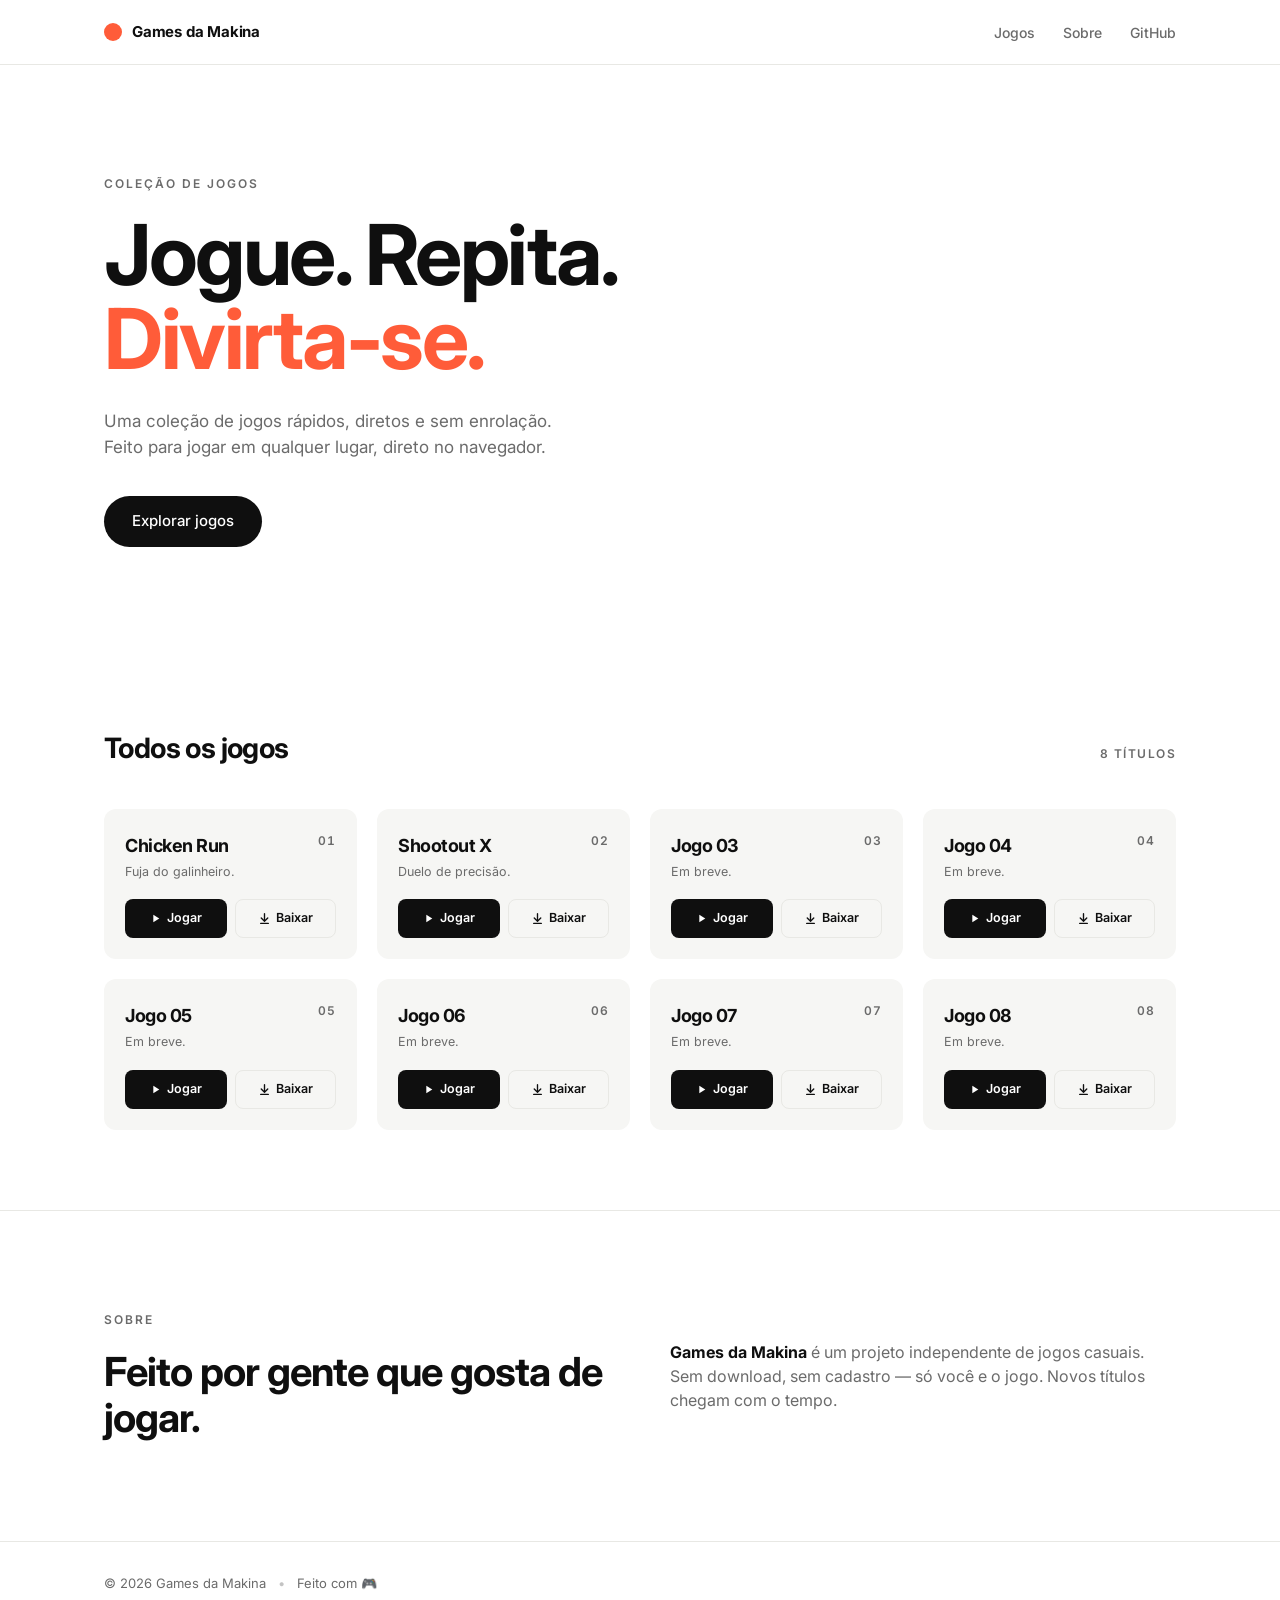
<file: INDEX.html>
<!DOCTYPE html>
<html lang="pt-BR">
<head>
  <meta charset="UTF-8" />
  <meta name="viewport" content="width=device-width, initial-scale=1.0" />
  <title>Games da Makina</title>
  <link rel="preconnect" href="https://fonts.googleapis.com" />
  <link rel="preconnect" href="https://fonts.gstatic.com" crossorigin />
  <link href="https://fonts.googleapis.com/css2?family=Inter:wght@400;500;600;700&display=swap" rel="stylesheet" />
  <link rel="stylesheet" href="style.css" />
</head>
<body>
  <header class="header">
    <div class="container header-inner">
      <a href="#" class="logo">
        <span class="logo-mark"></span>
        <span class="logo-text">Games da Makina</span>
      </a>
      <nav class="nav">
        <a href="#games">Jogos</a>
        <a href="#about">Sobre</a>
        <a href="https://github.com/" target="_blank" rel="noopener">GitHub</a>
      </nav>
    </div>
  </header>

  <main>
    <section class="hero">
      <div class="container">
        <p class="eyebrow">Coleção de jogos</p>
        <h1 class="hero-title">
          Jogue. Repita. <br />
          <span class="accent">Divirta-se.</span>
        </h1>
        <p class="hero-sub">
          Uma coleção de jogos rápidos, diretos e sem enrolação.
          Feito para jogar em qualquer lugar, direto no navegador.
        </p>
        <a href="#games" class="btn">Explorar jogos</a>
      </div>
    </section>

    <section id="games" class="games">
      <div class="container">
        <div class="section-head">
          <h2>Todos os jogos</h2>
          <span class="count" id="gameCount">8 títulos</span>
        </div>
        <div class="grid" id="gameGrid"></div>
      </div>
    </section>

    <section id="about" class="about">
      <div class="container about-inner">
        <div>
          <p class="eyebrow">Sobre</p>
          <h2>Feito por gente que gosta de jogar.</h2>
        </div>
        <p class="about-text">
          <strong>Games da Makina</strong> é um projeto independente de jogos
          casuais. Sem download, sem cadastro — só você e o jogo.
          Novos títulos chegam com o tempo.
        </p>
      </div>
    </section>
  </main>

  <footer class="footer">
    <div class="container footer-inner">
      <span>© <span id="year"></span> Games da Makina</span>
      <span class="dot">•</span>
      <span>Feito com 🎮</span>
    </div>
  </footer>

  <script src="script.js"></script>
</body>
</html>
</file>
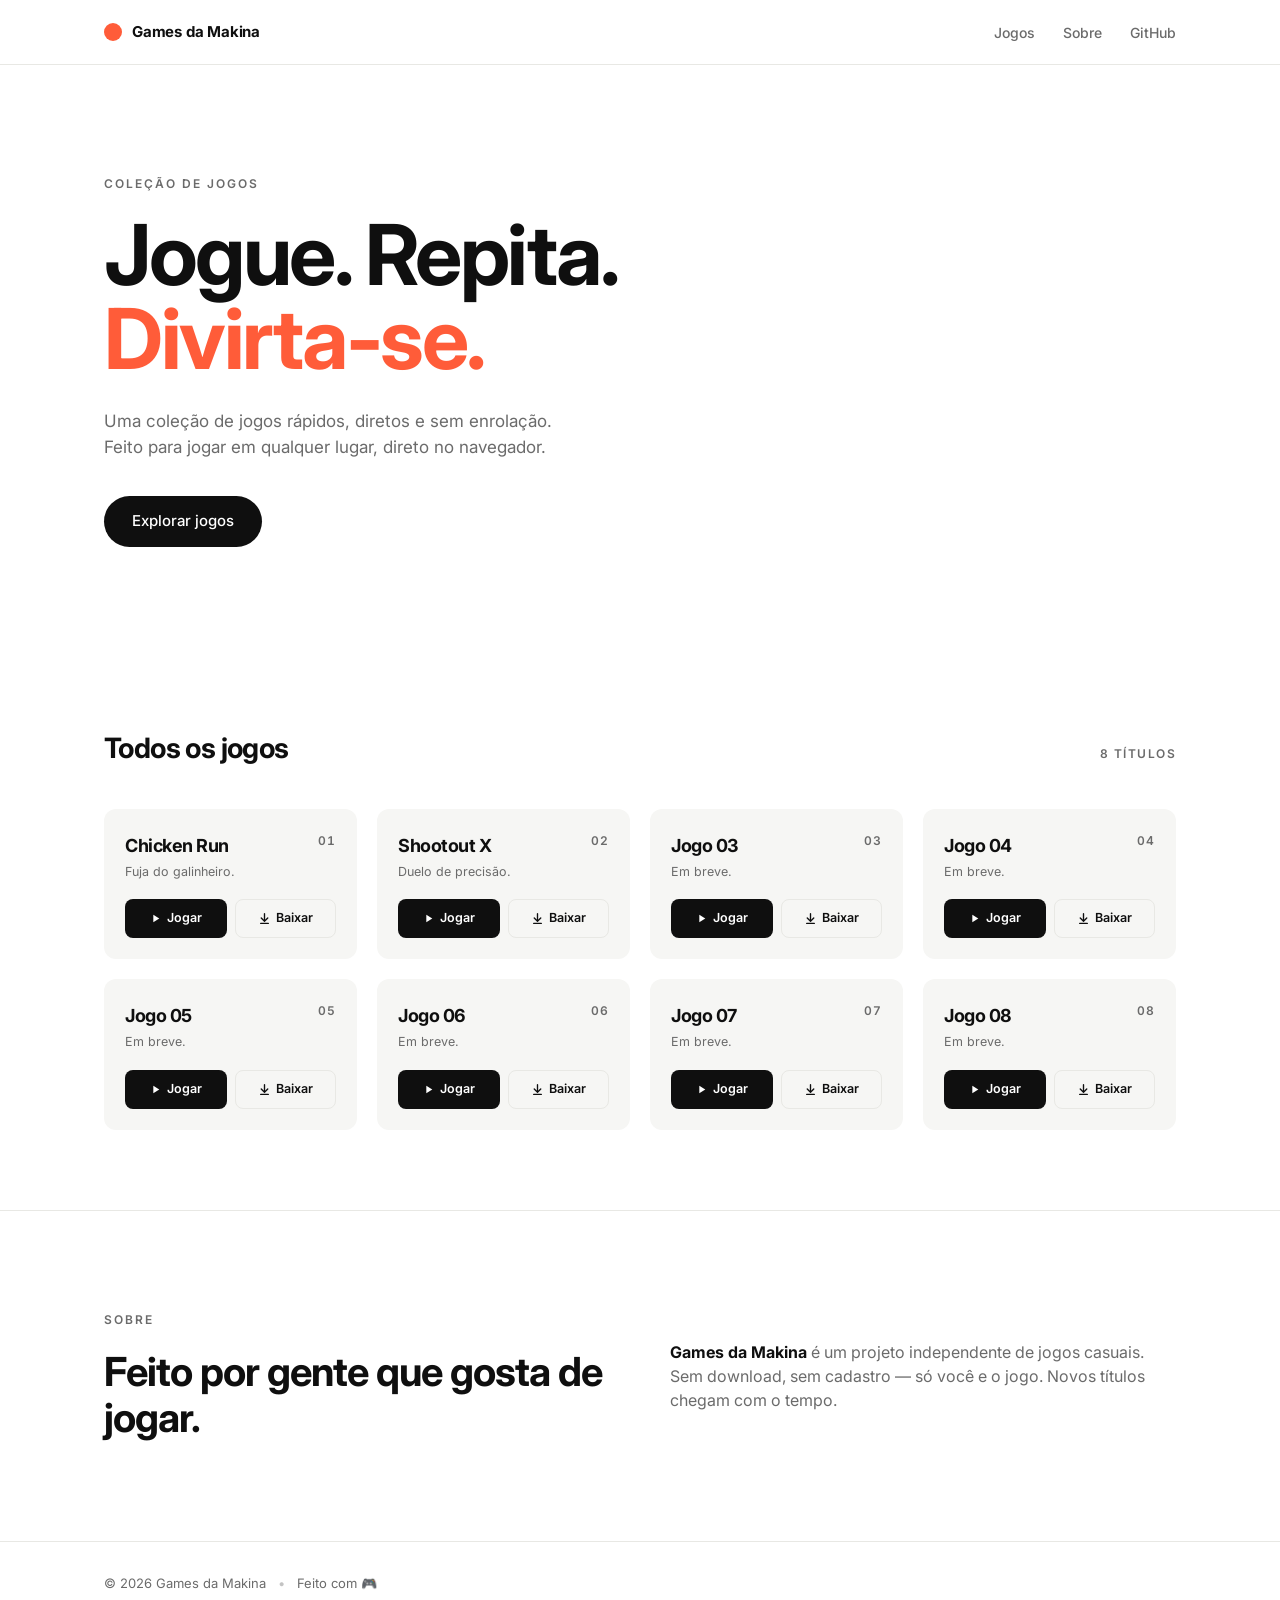
<file: index.html>
<!DOCTYPE html>
<html lang="pt-BR">
<head>
  <meta charset="UTF-8" />
  <meta name="viewport" content="width=device-width, initial-scale=1.0" />
  <title>Games da Makina</title>
  <link rel="preconnect" href="https://fonts.googleapis.com" />
  <link rel="preconnect" href="https://fonts.gstatic.com" crossorigin />
  <link href="https://fonts.googleapis.com/css2?family=Inter:wght@400;500;600;700&display=swap" rel="stylesheet" />
  <link rel="stylesheet" href="style.css" />
</head>
<body>
  <header class="header">
    <div class="container header-inner">
      <a href="#" class="logo">
        <span class="logo-mark"></span>
        <span class="logo-text">Games da Makina</span>
      </a>
      <nav class="nav">
        <a href="#games">Jogos</a>
        <a href="#about">Sobre</a>
        <a href="https://github.com/" target="_blank" rel="noopener">GitHub</a>
      </nav>
    </div>
  </header>

  <main>
    <section class="hero">
      <div class="container">
        <p class="eyebrow">Coleção de jogos</p>
        <h1 class="hero-title">
          Jogue. Repita. <br />
          <span class="accent">Divirta-se.</span>
        </h1>
        <p class="hero-sub">
          Uma coleção de jogos rápidos, diretos e sem enrolação.
          Feito para jogar em qualquer lugar, direto no navegador.
        </p>
        <a href="#games" class="btn">Explorar jogos</a>
      </div>
    </section>

    <section id="games" class="games">
      <div class="container">
        <div class="section-head">
          <h2>Todos os jogos</h2>
          <span class="count" id="gameCount">8 títulos</span>
        </div>
        <div class="grid" id="gameGrid"></div>
      </div>
    </section>

    <section id="about" class="about">
      <div class="container about-inner">
        <div>
          <p class="eyebrow">Sobre</p>
          <h2>Feito por gente que gosta de jogar.</h2>
        </div>
        <p class="about-text">
          <strong>Games da Makina</strong> é um projeto independente de jogos
          casuais. Sem download, sem cadastro — só você e o jogo.
          Novos títulos chegam com o tempo.
        </p>
      </div>
    </section>
  </main>

  <footer class="footer">
    <div class="container footer-inner">
      <span>© <span id="year"></span> Games da Makina</span>
      <span class="dot">•</span>
      <span>Feito com 🎮</span>
    </div>
  </footer>

  <script src="script.js"></script>
</body>
</html>
</file>
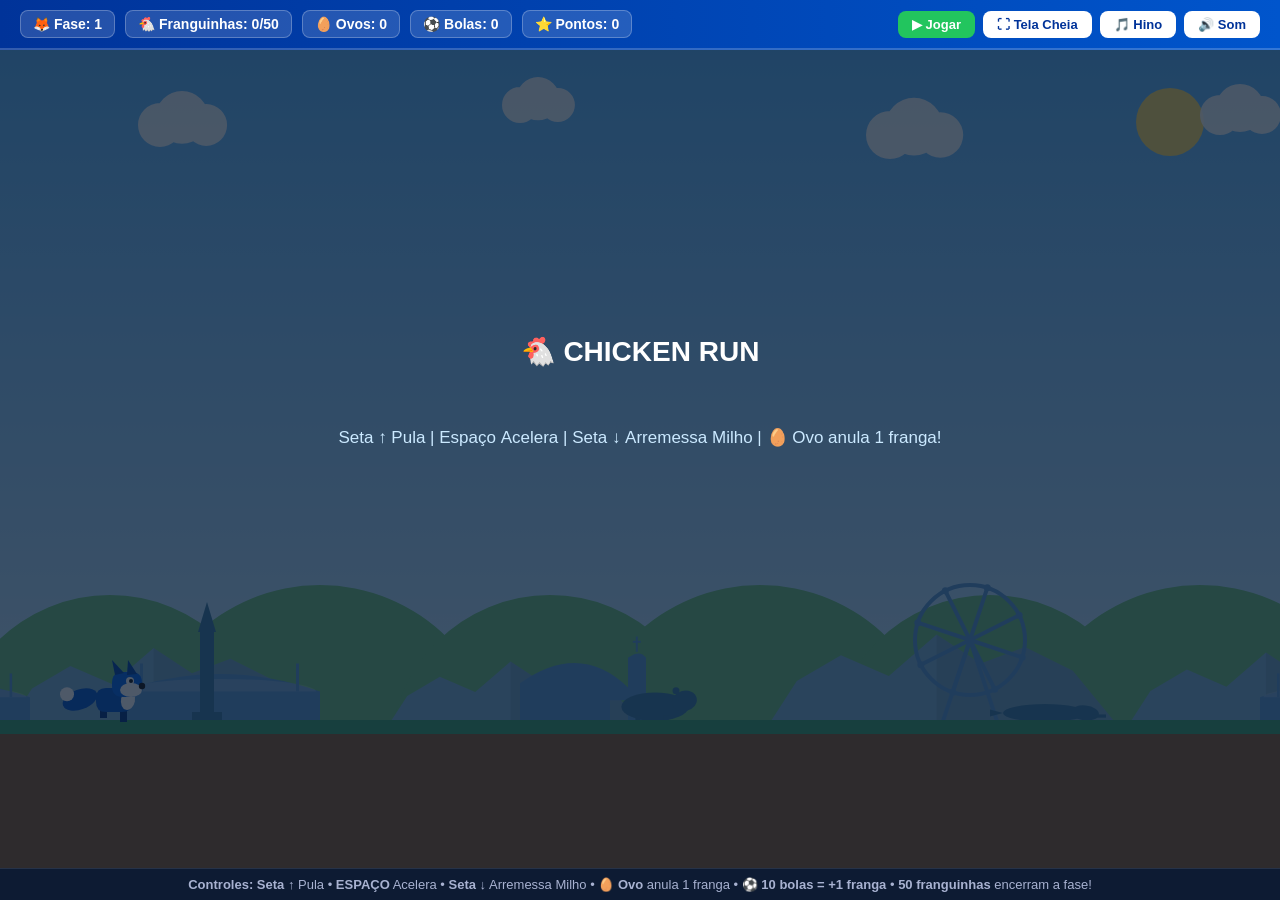
<file: games/ChickenRun.html>
<!DOCTYPE html>
<html lang="pt-BR">
<head>
  <meta charset="UTF-8" />
  <meta name="viewport" content="width=device-width, initial-scale=1.0" />
  <title>CHICKEN RUN</title>
  <style>
    * { box-sizing: border-box; margin: 0; padding: 0; user-select: none; }
    html, body {
      width: 100%;
      height: 100%;
      overflow: hidden;
      background: #0a192f;
      color: #fff;
      font-family: 'Segoe UI', Tahoma, Geneva, Verdana, sans-serif;
    }
    .game-wrapper {
      display: flex;
      flex-direction: column;
      width: 100vw;
      height: 100vh;
      background: #112240;
    }
    .hud {
      display: flex;
      flex-wrap: wrap;
      align-items: center;
      justify-content: space-between;
      gap: 8px;
      padding: 10px 20px;
      background: linear-gradient(90deg, #003399, #0055cc);
      border-bottom: 2px solid rgba(255, 255, 255, 0.2);
      font-weight: 700;
      font-size: 14px;
      flex-shrink: 0;
    }
    .hud-stats {
      display: flex;
      gap: 10px;
      flex-wrap: wrap;
    }
    .stat-badge {
      background: rgba(255, 255, 255, 0.14);
      padding: 5px 12px;
      border-radius: 8px;
      border: 1px solid rgba(255, 255, 255, 0.25);
    }
    .hud-controls {
      display: flex;
      gap: 8px;
      flex-wrap: wrap;
    }
    button {
      background: #ffffff;
      color: #003399;
      border: none;
      padding: 6px 14px;
      border-radius: 8px;
      font-weight: 800;
      font-size: 13px;
      cursor: pointer;
      transition: transform 0.1s, background 0.2s;
      display: inline-flex;
      align-items: center;
      gap: 4px;
    }
    button:hover { background: #e6f0ff; transform: translateY(-1px); }
    button:active { transform: translateY(1px); }
    #startBtn { background: #22c55e; color: #ffffff; }
    #startBtn:hover { background: #16a34a; }
    .canvas-container {
      flex: 1;
      position: relative;
      width: 100%;
      overflow: hidden;
    }
    canvas {
      display: block;
      width: 100%;
      height: 100%;
      background: #87ceeb;
      cursor: pointer;
    }
    .footer-tip {
      padding: 8px 16px;
      text-align: center;
      font-size: 13px;
      color: #a8b2d1;
      background: #0d1b33;
      border-top: 1px solid rgba(255, 255, 255, 0.1);
      flex-shrink: 0;
    }
  </style>
</head>
<body>

<div class="game-wrapper">
  <div class="hud">
    <div class="hud-stats">
      <div class="stat-badge">🦊 Fase: <span id="phaseEl">1</span></div>
      <div class="stat-badge">🐔 Franguinhas: <span id="chickensEl">0</span>/50</div>
      <div class="stat-badge">🥚 Ovos: <span id="eggsEl">0</span></div>
      <div class="stat-badge">⚽ Bolas: <span id="ballsEl">0</span></div>
      <div class="stat-badge">⭐ Pontos: <span id="scoreEl">0</span></div>
    </div>
    <div class="hud-controls">
      <button id="startBtn">▶ Jogar</button>
      <button id="fullscreenBtn" title="Alternar Tela Cheia">⛶ Tela Cheia</button>
      <button id="testAnthemBtn" title="Ouvir o Hino do Cruzeiro">🎵 Hino</button>
      <button id="muteBtn">🔊 Som</button>
    </div>
  </div>

  <div class="canvas-container" id="canvasContainer">
    <canvas id="gameCanvas"></canvas>
  </div>

  <div class="footer-tip">
    <strong>Controles:</strong> <strong>Seta ↑</strong> Pula &bull; <strong>ESPAÇO</strong> Acelera &bull; <strong>Seta ↓</strong> Arremessa Milho &bull; <strong>🥚 Ovo</strong> anula 1 franga &bull; <strong>⚽ 10 bolas = +1 franga</strong> &bull; <strong>50 franguinhas</strong> encerram a fase!
  </div>
</div>

<script>
const canvas = document.getElementById('gameCanvas');
const canvasContainer = document.getElementById('canvasContainer');
const ctx = canvas.getContext('2d');

const phaseEl = document.getElementById('phaseEl');
const chickensEl = document.getElementById('chickensEl');
const eggsEl = document.getElementById('eggsEl');
const ballsEl = document.getElementById('ballsEl');
const scoreEl = document.getElementById('scoreEl');
const muteBtn = document.getElementById('muteBtn');
const testAnthemBtn = document.getElementById('testAnthemBtn');
const fullscreenBtn = document.getElementById('fullscreenBtn');
const startBtn = document.getElementById('startBtn');

let GROUND_Y = 300;
const fox = {
  x: 90,
  y: 250,
  w: 54,
  h: 50,
  vy: 0,
  gravity: 0.72,
  jumpForce: -14.2,
  grounded: true,
  happyTimer: 0,
  throwTimer: 0,
  sadTimer: 0
};

function resizeCanvas() {
  const rect = canvasContainer.getBoundingClientRect();
  canvas.width = Math.max(300, Math.floor(rect.width));
  canvas.height = Math.max(200, Math.floor(rect.height));

  const oldGround = GROUND_Y;
  GROUND_Y = Math.floor(canvas.height * 0.82);

  if (fox.grounded) {
    fox.y = GROUND_Y - fox.h;
  } else {
    fox.y += (GROUND_Y - oldGround);
  }
}

window.addEventListener('resize', resizeCanvas);
resizeCanvas();

fullscreenBtn.addEventListener('click', (e) => {
  e.stopPropagation();
  if (!document.fullscreenElement) {
    document.documentElement.requestFullscreen().catch(() => {});
  } else {
    document.exitFullscreen().catch(() => {});
  }
});

document.addEventListener('fullscreenchange', () => {
  fullscreenBtn.textContent = document.fullscreenElement ? '🗗 Sair Tela Cheia' : '⛶ Tela Cheia';
  setTimeout(resizeCanvas, 50);
});

function drawRoundRect(x, y, w, h, r) {
  ctx.beginPath();
  ctx.moveTo(x + r, y);
  ctx.lineTo(x + w - r, y);
  ctx.quadraticCurveTo(x + w, y, x + w, y + r);
  ctx.lineTo(x + w, y + h - r);
  ctx.quadraticCurveTo(x + w, y + h, x + w - r, y + h);
  ctx.lineTo(x + r, y + h);
  ctx.quadraticCurveTo(x, y + h, x, y + h - r);
  ctx.lineTo(x, y + r);
  ctx.quadraticCurveTo(x, y, x + r, y);
  ctx.closePath();
}

function drawStar(cx, cy, spikes, outerRadius, innerRadius) {
  let rot = Math.PI / 2 * 3;
  let x = cx;
  let y = cy;
  const step = Math.PI / spikes;

  ctx.beginPath();
  ctx.moveTo(cx, cy - outerRadius);
  for (let i = 0; i < spikes; i++) {
    x = cx + Math.cos(rot) * outerRadius;
    y = cy + Math.sin(rot) * outerRadius;
    ctx.lineTo(x, y);
    rot += step;

    x = cx + Math.cos(rot) * innerRadius;
    y = cy + Math.sin(rot) * innerRadius;
    ctx.lineTo(x, y);
    rot += step;
  }
  ctx.lineTo(cx, cy - outerRadius);
  ctx.closePath();
}

let isMuted = false;
let audioCtx = null;

function getAudioCtx() {
  if (!audioCtx) {
    const AC = window.AudioContext || window.webkitAudioContext;
    if (AC) audioCtx = new AC();
  }
  if (audioCtx && audioCtx.state === 'suspended') {
    audioCtx.resume().catch(() => {});
  }
  return audioCtx;
}

function playSfx(type) {
  if (isMuted) return;
  try {
    const ac = getAudioCtx();
    if (!ac) return;
    const now = ac.currentTime;
    const osc = ac.createOscillator();
    const gain = ac.createGain();
    osc.connect(gain);
    gain.connect(ac.destination);

    if (type === 'jump') {
      osc.type = 'triangle';
      osc.frequency.setValueAtTime(280, now);
      osc.frequency.exponentialRampToValueAtTime(620, now + 0.14);
      gain.gain.setValueAtTime(0.18, now);
      gain.gain.exponentialRampToValueAtTime(0.01, now + 0.15);
      osc.start(now); osc.stop(now + 0.15);
    } else if (type === 'throw') {
      osc.type = 'sine';
      osc.frequency.setValueAtTime(420, now);
      osc.frequency.exponentialRampToValueAtTime(750, now + 0.1);
      gain.gain.setValueAtTime(0.16, now);
      gain.gain.exponentialRampToValueAtTime(0.01, now + 0.11);
      osc.start(now); osc.stop(now + 0.11);
    } else if (type === 'destroy') {
      osc.type = 'square';
      osc.frequency.setValueAtTime(190, now);
      osc.frequency.exponentialRampToValueAtTime(65, now + 0.18);
      gain.gain.setValueAtTime(0.2, now);
      gain.gain.exponentialRampToValueAtTime(0.01, now + 0.19);
      osc.start(now); osc.stop(now + 0.19);
    } else if (type === 'catch' || type === 'ball') {
      osc.type = 'sine';
      osc.frequency.setValueAtTime(type === 'catch' ? 520 : 640, now);
      osc.frequency.setValueAtTime(type === 'catch' ? 780 : 880, now + 0.07);
      gain.gain.setValueAtTime(0.22, now);
      gain.gain.exponentialRampToValueAtTime(0.01, now + 0.22);
      osc.start(now); osc.stop(now + 0.22);
    } else if (type === 'egg') {
      osc.type = 'sawtooth';
      osc.frequency.setValueAtTime(360, now);
      osc.frequency.exponentialRampToValueAtTime(170, now + 0.2);
      gain.gain.setValueAtTime(0.18, now);
      gain.gain.exponentialRampToValueAtTime(0.01, now + 0.21);
      osc.start(now); osc.stop(now + 0.21);
    } else if (type === 'star') {
      osc.type = 'triangle';
      osc.frequency.setValueAtTime(587.33, now);
      osc.frequency.setValueAtTime(783.99, now + 0.08);
      osc.frequency.setValueAtTime(1046.50, now + 0.16);
      gain.gain.setValueAtTime(0.24, now);
      gain.gain.exponentialRampToValueAtTime(0.01, now + 0.36);
      osc.start(now); osc.stop(now + 0.36);
    } else if (type === 'gameover') {
      osc.type = 'sawtooth';
      osc.frequency.setValueAtTime(300, now);
      osc.frequency.linearRampToValueAtTime(110, now + 0.45);
      gain.gain.setValueAtTime(0.2, now);
      gain.gain.exponentialRampToValueAtTime(0.01, now + 0.46);
      osc.start(now); osc.stop(now + 0.46);
    } else if (type === 'bonus') {
      osc.type = 'triangle';
      osc.frequency.setValueAtTime(523.25, now);
      osc.frequency.setValueAtTime(659.25, now + 0.1);
      osc.frequency.setValueAtTime(783.99, now + 0.2);
      osc.frequency.setValueAtTime(1046.50, now + 0.3);
      gain.gain.setValueAtTime(0.25, now);
      gain.gain.exponentialRampToValueAtTime(0.01, now + 0.45);
      osc.start(now); osc.stop(now + 0.45);
    }
  } catch (err) {}
}

function playCruzeiroAnthem() {
  if (isMuted) return;
  try {
    const ac = getAudioCtx();
    if (!ac) return;
    const notes = [
      { f: 392.00, d: 0.22 }, { f: 523.25, d: 0.32 }, { f: 523.25, d: 0.22 },
      { f: 587.33, d: 0.24 }, { f: 659.25, d: 0.36 }, { f: 587.33, d: 0.22 },
      { f: 523.25, d: 0.34 }, { f: 493.88, d: 0.22 }, { f: 440.00, d: 0.24 },
      { f: 493.88, d: 0.24 }, { f: 523.25, d: 0.45 }, { f: 392.00, d: 0.35 },
      { f: 0,      d: 0.14 },
      { f: 392.00, d: 0.22 }, { f: 587.33, d: 0.32 }, { f: 587.33, d: 0.22 },
      { f: 659.25, d: 0.24 }, { f: 698.46, d: 0.36 }, { f: 659.25, d: 0.22 },
      { f: 587.33, d: 0.34 }, { f: 523.25, d: 0.22 }, { f: 493.88, d: 0.24 },
      { f: 523.25, d: 0.55 }
    ];

    let time = ac.currentTime + 0.05;
    notes.forEach(n => {
      if (n.f > 0) {
        const osc = ac.createOscillator();
        const osc2 = ac.createOscillator();
        const gain = ac.createGain();
        osc.type = 'triangle';
        osc2.type = 'sine';
        osc.frequency.setValueAtTime(n.f, time);
        osc2.frequency.setValueAtTime(n.f * 0.5, time);
        gain.gain.setValueAtTime(0.001, time);
        gain.gain.linearRampToValueAtTime(0.22, time + 0.02);
        gain.gain.exponentialRampToValueAtTime(0.001, time + n.d * 0.92);
        osc.connect(gain);
        osc2.connect(gain);
        gain.connect(ac.destination);
        osc.start(time); osc2.start(time);
        osc.stop(time + n.d); osc2.stop(time + n.d);
      }
      time += n.d;
    });
  } catch (err) {}
}

muteBtn.addEventListener('click', (e) => {
  e.stopPropagation();
  isMuted = !isMuted;
  muteBtn.textContent = isMuted ? '🔇 Mudo' : '🔊 Som';
});

testAnthemBtn.addEventListener('click', (e) => {
  e.stopPropagation();
  playCruzeiroAnthem();
});

startBtn.addEventListener('click', (e) => {
  e.stopPropagation();
  resetGame();
});

// ===== SEQUÊNCIA DE ÍCONES / NOMES =====
const STAR_SEQUENCE = [
  { name: 'KLEBER GLADIADOR',    icon: 'skull',      big: false, bouncingBall: false, throwsCorn: false },
  { name: 'WELLINGTON PAULISTA', icon: 'gunInv',     big: false, bouncingBall: false, throwsCorn: false },
  { name: 'MARCELO RAMOS',       icon: 'fire',       big: false, bouncingBall: false, throwsCorn: false },
  { name: 'RONALDO FENOMENO',    icon: 'star',       big: true,  bouncingBall: false, throwsCorn: false },
  { name: 'FABIO JUNIOR',        icon: 'diamond',    big: false, bouncingBall: false, throwsCorn: false },
  { name: 'PAULINHO MCLAREN',    icon: 'raceCar',    big: false, bouncingBall: false, throwsCorn: true  },
  { name: 'KAIO JORGE',          icon: 'bigK',       big: true,  bouncingBall: false, throwsCorn: false },
  { name: 'DIRCEU LOPES',        icon: 'crown',      big: true,  bouncingBall: false, throwsCorn: false },
  { name: 'ALEX',                icon: 'threeStars', big: false, bouncingBall: false, throwsCorn: false },
  { name: 'TOSTÃO',              icon: 'trophy',     big: false, bouncingBall: false, throwsCorn: false }
];

const PHASE_GOAL = 50;
const BALLS_PER_CHICKEN = 10;

let state = 'START';
let score = 0;
let chickensCaught = 0;
let eggsCollected = 0;
let ballsCollected = 0;
let ballsTowardNextChicken = 0;
let phase = 1;
let speed = 6.5;
let baseSpeed = 6.5;
let frameCount = 0;
let lastCornTime = 0;
let triggeredMilestones = new Set();

let obstacles = [];
let items = [];
let corns = [];
let decorativeCorns = [];
let decorativeStars = [];
let particles = [];
let floatingTexts = [];
let risingStars = [];
let accumulatedStars = [];

let planeObj = null;
let creditsScrollY = 0;

let clouds = [
  { x: 160, y: 75, s: 1.1 },
  { x: 520, y: 55, s: 0.9 },
  { x: 890, y: 85, s: 1.2 },
  { x: 1220, y: 65, s: 1.0 }
];
let hillOffset = 0;

const BH_SCENERY = {
  far:  { parallax: 0.12, offset: 0, color: '#7fb3d5', items: [] },
  mid:  { parallax: 0.28, offset: 0, color: '#5b9bd5', items: [] },
  near: { parallax: 0.5,  offset: 0, color: '#3a7ca5', items: [] }
};

const SCENERY_WORLD_W = 1400;

function buildScenery() {
  BH_SCENERY.far.items = [
    { type: 'serra', x: 0,   scale: 1.0 },
    { type: 'serra', x: 380, scale: 0.85 },
    { type: 'serra', x: 760, scale: 1.15 },
    { type: 'serra', x: 1120, scale: 0.95 }
  ];
  BH_SCENERY.mid.items = [
    { type: 'mineirao',  x: 120,  scale: 1.0 },
    { type: 'igrejinha', x: 520,  scale: 1.0 },
    { type: 'rodagigante', x: 900, scale: 1.0 },
    { type: 'mineirao',  x: 1260, scale: 0.85 }
  ];
  BH_SCENERY.near.items = [
    { type: 'pirulito', x: 200,  scale: 1.0 },
    { type: 'capivara', x: 620,  scale: 1.0 },
    { type: 'jacare',   x: 1000, scale: 1.0 },
    { type: 'pirulito', x: 1320, scale: 0.9 }
  ];
}
buildScenery();

function resetGame() {
  score = 0;
  chickensCaught = 0;
  eggsCollected = 0;
  ballsCollected = 0;
  ballsTowardNextChicken = 0;
  phase = 1;
  speed = 6.5;
  baseSpeed = 6.5;
  obstacles = [];
  items = [];
  corns = [];
  decorativeCorns = [];
  decorativeStars = [];
  particles = [];
  floatingTexts = [];
  risingStars = [];
  accumulatedStars = [];
  planeObj = null;
  creditsScrollY = 0;
  triggeredMilestones.clear();
  fox.y = GROUND_Y - fox.h;
  fox.vy = 0;
  fox.grounded = true;
  fox.happyTimer = 0;
  fox.throwTimer = 0;
  fox.sadTimer = 0;
  startBtn.textContent = '↻ Reiniciar';
  updateHud();
  state = 'PLAYING';
}

function updateHud() {
  phaseEl.textContent = phase;
  chickensEl.textContent = chickensCaught;
  eggsEl.textContent = eggsCollected;
  ballsEl.textContent = ballsCollected;
  scoreEl.textContent = Math.floor(score);
}

function getSlotTargetPosition(slotIndex) {
  const rightMargin = 28;
  const startY = 30;
  const rowHeight = 28;
  return {
    x: canvas.width - rightMargin,
    y: startY + slotIndex * rowHeight
  };
}

function spawnRisingStar(milestoneNum, info, originX, originY) {
  const slotIndex = accumulatedStars.length + risingStars.length;
  const isBig = !!info.big;
  risingStars.push({
    startX: originX,
    startY: originY,
    x: originX,
    y: originY,
    slotIndex: slotIndex,
    progress: 0,
    duration: 480,
    wobblePhase: 0,
    outerR: info.icon === 'bigK' ? 38 : (isBig ? 42 : 24),
    milestoneNum: milestoneNum,
    name: info.name,
    label: info.name,
    icon: info.icon,
    isBig: isBig,
    bouncingBall: !!info.bouncingBall,
    throwsCorn: !!info.throwsCorn,
    cornCooldown: 0
  });
  playSfx('star');
}

function checkChickenStarMilestone() {
  if (chickensCaught > 0 && chickensCaught % 5 === 0 && !triggeredMilestones.has(chickensCaught)) {
    triggeredMilestones.add(chickensCaught);
    const seqIndex = ((chickensCaught / 5) - 1) % STAR_SEQUENCE.length;
    const preset = STAR_SEQUENCE[seqIndex];
    spawnRisingStar(chickensCaught, preset, fox.x + fox.w / 2, fox.y - 10);
  }
}

function startPlaneFinale() {
  state = 'PLANE_FINALE';
  playCruzeiroAnthem();
  planeObj = {
    x: -240,
    y: Math.max(85, GROUND_Y * 0.26),
    vx: 1.4,
    cornTimer: 0,
    starTimer: 0
  };
}

function startCredits() {
  state = 'CREDITS';
  creditsScrollY = canvas.height + 40;
}

function jump() {
  if (state === 'START' || state === 'GAMEOVER' || state === 'CREDITS') {
    resetGame();
    return;
  }
  if (state === 'PLAYING' && fox.grounded) {
    fox.vy = fox.jumpForce;
    fox.grounded = false;
    playSfx('jump');
  }
}

function throwCorn() {
  if (state !== 'PLAYING') return;
  const now = performance.now();
  if (now - lastCornTime < 260) return;
  lastCornTime = now;

  fox.throwTimer = 14;
  corns.push({
    x: fox.x + fox.w - 4,
    y: fox.y + 18,
    w: 22,
    h: 14,
    vx: speed + 10.5,
    vy: -2.4,
    angle: 0
  });
  playSfx('throw');
}

window.addEventListener('keydown', (e) => {
  if (e.code === 'ArrowUp' || e.key === 'ArrowUp') {
    e.preventDefault();
    jump();
  } else if (e.code === 'Space' || e.key === ' ') {
    e.preventDefault();
    if (state === 'PLAYING') {
      speed = baseSpeed * 1.6;
    } else {
      resetGame();
    }
  } else if (e.code === 'ArrowDown' || e.key === 'ArrowDown') {
    e.preventDefault();
    if (state === 'PLAYING') {
      throwCorn();
    }
  }
});

window.addEventListener('keyup', (e) => {
  if (e.code === 'Space' || e.key === ' ') {
    speed = baseSpeed;
  }
});

canvas.addEventListener('mousedown', (e) => { e.preventDefault(); jump(); });
canvas.addEventListener('touchstart', (e) => { e.preventDefault(); jump(); }, { passive: false });

function spawnParticles(x, y, colorScheme) {
  for (let i = 0; i < 16; i++) {
    let color = '#ffffff';
    if (colorScheme === 'red') {
      color = '#ef4444';
    } else if (colorScheme === 'wood') {
      color = i % 2 === 0 ? '#b45309' : '#facc15';
    } else if (colorScheme === 'egg') {
      color = i % 2 === 0 ? '#fef3c7' : '#fbbf24';
    } else if (colorScheme === 'ball') {
      color = i % 2 === 0 ? '#ffffff' : '#111111';
    } else {
      color = i % 2 === 0 ? '#ffffff' : '#1a1a1a';
    }
    particles.push({
      x: x, y: y,
      vx: (Math.random() - 0.5) * 8,
      vy: (Math.random() - 0.8) * 6.5,
      size: 4 + Math.random() * 4.5,
      color: color,
      life: 32 + Math.random() * 14
    });
  }
}

function addFloatingText(text, x, y, color) {
  floatingTexts.push({
    text: text,
    x: x,
    y: y,
    vy: -1.4,
    color: color || '#fde047',
    life: 65
  });
}

// ===== LANDMARKS DE BH =====
function drawSerraDoCurral(baseX, baseY, scale, color) {
  ctx.save();
  ctx.fillStyle = color;
  ctx.beginPath();
  const w = 320 * scale;
  const h = 90 * scale;
  ctx.moveTo(baseX, baseY);
  ctx.lineTo(baseX + w * 0.10, baseY - h * 0.55);
  ctx.lineTo(baseX + w * 0.22, baseY - h * 0.80);
  ctx.lineTo(baseX + w * 0.35, baseY - h * 0.60);
  ctx.lineTo(baseX + w * 0.48, baseY - h * 1.00);
  ctx.lineTo(baseX + w * 0.60, baseY - h * 0.72);
  ctx.lineTo(baseX + w * 0.72, baseY - h * 0.88);
  ctx.lineTo(baseX + w * 0.85, baseY - h * 0.65);
  ctx.lineTo(baseX + w, baseY);
  ctx.closePath();
  ctx.fill();

  ctx.fillStyle = 'rgba(0,0,0,0.08)';
  ctx.beginPath();
  ctx.moveTo(baseX + w * 0.48, baseY - h * 1.00);
  ctx.lineTo(baseX + w * 0.60, baseY - h * 0.72);
  ctx.lineTo(baseX + w * 0.72, baseY - h * 0.88);
  ctx.lineTo(baseX + w * 0.85, baseY - h * 0.65);
  ctx.lineTo(baseX + w, baseY);
  ctx.lineTo(baseX + w * 0.48, baseY);
  ctx.closePath();
  ctx.fill();
  ctx.restore();
}

function drawMineirao(baseX, baseY, scale, color) {
  ctx.save();
  ctx.fillStyle = color;
  const w = 200 * scale;
  const h = 70 * scale;
  ctx.beginPath();
  ctx.moveTo(baseX, baseY);
  ctx.lineTo(baseX, baseY - h * 0.55);
  ctx.quadraticCurveTo(baseX + w / 2, baseY - h * 1.05, baseX + w, baseY - h * 0.55);
  ctx.lineTo(baseX + w, baseY);
  ctx.closePath();
  ctx.fill();

  ctx.fillStyle = 'rgba(255,255,255,0.18)';
  ctx.beginPath();
  ctx.ellipse(baseX + w / 2, baseY - h * 0.55, w * 0.48, h * 0.18, 0, Math.PI, 0);
  ctx.fill();

  ctx.fillStyle = color;
  ctx.fillRect(baseX + w * 0.1, baseY - h * 0.95, 3 * scale, h * 0.4);
  ctx.fillRect(baseX + w * 0.88, baseY - h * 0.95, 3 * scale, h * 0.4);
  ctx.restore();
}

function drawIgrejinhaPampulha(baseX, baseY, scale, color) {
  ctx.save();
  ctx.fillStyle = color;
  const w = 120 * scale;
  const h = 85 * scale;

  ctx.beginPath();
  ctx.moveTo(baseX, baseY);
  ctx.lineTo(baseX, baseY - h * 0.55);
  ctx.quadraticCurveTo(baseX + w * 0.5, baseY - h * 1.05, baseX + w * 0.9, baseY - h * 0.5);
  ctx.lineTo(baseX + w * 0.9, baseY - h * 0.35);
  ctx.lineTo(baseX + w * 0.75, baseY - h * 0.35);
  ctx.lineTo(baseX + w * 0.75, baseY);
  ctx.closePath();
  ctx.fill();

  ctx.beginPath();
  ctx.moveTo(baseX + w * 0.9, baseY);
  ctx.lineTo(baseX + w * 0.9, baseY - h * 0.85);
  ctx.quadraticCurveTo(baseX + w * 1.0, baseY - h * 0.95, baseX + w * 1.05, baseY - h * 0.85);
  ctx.lineTo(baseX + w * 1.05, baseY);
  ctx.closePath();
  ctx.fill();

  ctx.fillRect(baseX + w * 0.965, baseY - h * 1.1, 2 * scale, h * 0.18);
  ctx.fillRect(baseX + w * 0.94, baseY - h * 1.05, 8 * scale, 2 * scale);
  ctx.restore();
}

function drawRodaGigante(baseX, baseY, scale, color, t) {
  ctx.save();
  ctx.strokeStyle = color;
  const cx = baseX + 70 * scale;
  const cy = baseY - 90 * scale;
  const r = 55 * scale;

  ctx.lineWidth = 4 * scale;
  ctx.beginPath();
  ctx.moveTo(cx - 30 * scale, baseY);
  ctx.lineTo(cx, cy);
  ctx.lineTo(cx + 30 * scale, baseY);
  ctx.stroke();

  ctx.beginPath();
  ctx.arc(cx, cy, r, 0, Math.PI * 2);
  ctx.stroke();

  for (let i = 0; i < 8; i++) {
    const a = (i / 8) * Math.PI * 2 + t * 0.005;
    ctx.beginPath();
    ctx.moveTo(cx, cy);
    ctx.lineTo(cx + Math.cos(a) * r, cy + Math.sin(a) * r);
    ctx.stroke();
  }

  ctx.fillStyle = color;
  for (let i = 0; i < 8; i++) {
    const a = (i / 8) * Math.PI * 2 + t * 0.005;
    const px = cx + Math.cos(a) * r;
    const py = cy + Math.sin(a) * r;
    ctx.beginPath();
    ctx.arc(px, py, 3.5 * scale, 0, Math.PI * 2);
    ctx.fill();
  }
  ctx.restore();
}

function drawPirulitoPracaSete(baseX, baseY, scale, color) {
  ctx.save();
  ctx.fillStyle = color;
  const w = 14 * scale;
  const h = 120 * scale;
  ctx.fillRect(baseX, baseY - h * 0.75, w, h * 0.75);
  ctx.beginPath();
  ctx.moveTo(baseX - 2 * scale, baseY - h * 0.75);
  ctx.lineTo(baseX + w / 2, baseY - h);
  ctx.lineTo(baseX + w + 2 * scale, baseY - h * 0.75);
  ctx.closePath();
  ctx.fill();
  ctx.fillRect(baseX - 8 * scale, baseY - 10 * scale, w + 16 * scale, 10 * scale);
  ctx.restore();
}

function drawCapivara(baseX, baseY, scale, color) {
  ctx.save();
  ctx.fillStyle = color;
  const w = 70 * scale;
  const h = 34 * scale;
  ctx.beginPath();
  ctx.ellipse(baseX + w * 0.5, baseY - h * 0.45, w * 0.48, h * 0.42, 0, 0, Math.PI * 2);
  ctx.fill();
  ctx.beginPath();
  ctx.ellipse(baseX + w * 0.92, baseY - h * 0.62, w * 0.18, h * 0.30, -0.25, 0, Math.PI * 2);
  ctx.fill();
  ctx.beginPath();
  ctx.arc(baseX + w * 0.80, baseY - h * 0.92, 3.5 * scale, 0, Math.PI * 2);
  ctx.fill();
  ctx.fillRect(baseX + w * 0.22, baseY - h * 0.2, 5 * scale, h * 0.2);
  ctx.fillRect(baseX + w * 0.62, baseY - h * 0.2, 5 * scale, h * 0.2);
  ctx.restore();
}

function drawJacare(baseX, baseY, scale, color) {
  ctx.save();
  ctx.fillStyle = color;
  const w = 100 * scale;
  const h = 18 * scale;
  ctx.beginPath();
  ctx.ellipse(baseX + w * 0.45, baseY - h * 0.5, w * 0.42, h * 0.5, 0, 0, Math.PI * 2);
  ctx.fill();
  ctx.beginPath();
  ctx.ellipse(baseX + w * 0.85, baseY - h * 0.5, w * 0.14, h * 0.42, 0.1, 0, Math.PI * 2);
  ctx.fill();
  ctx.fillRect(baseX + w * 0.92, baseY - h * 0.42, w * 0.14, h * 0.18);
  ctx.beginPath();
  ctx.moveTo(baseX + w * 0.03, baseY - h * 0.5);
  ctx.lineTo(baseX - w * 0.10, baseY - h * 0.7);
  ctx.lineTo(baseX - w * 0.10, baseY - h * 0.3);
  ctx.closePath();
  ctx.fill();
  ctx.fillRect(baseX + w * 0.2, baseY - h * 0.15, 4 * scale, h * 0.15);
  ctx.fillRect(baseX + w * 0.6, baseY - h * 0.15, 4 * scale, h * 0.15);
  ctx.restore();
}

function drawBHScenery() {
  const layers = [
    { layer: BH_SCENERY.far,  drawFn: drawFarLandmark,  y: GROUND_Y + 18 },
    { layer: BH_SCENERY.mid,  drawFn: drawMidLandmark,  y: GROUND_Y + 10 },
    { layer: BH_SCENERY.near, drawFn: drawNearLandmark, y: GROUND_Y + 2  }
  ];

  layers.forEach(({ layer, drawFn, y }) => {
    if (state === 'PLAYING') {
      layer.offset += speed * layer.parallax * 0.16;
    }
    const baseOffset = -(layer.offset % SCENERY_WORLD_W);
    for (let i = -1; i <= Math.ceil(canvas.width / SCENERY_WORLD_W) + 1; i++) {
      const worldX = baseOffset + i * SCENERY_WORLD_W;
      layer.items.forEach(it => {
        const x = worldX + it.x;
        if (x > -260 && x < canvas.width + 260) {
          drawFn(it.type, x, y, it.scale, layer.color);
        }
      });
    }
  });
}

function drawFarLandmark(type, x, y, scale, color) {
  if (type === 'serra') drawSerraDoCurral(x, y, scale, color);
}
function drawMidLandmark(type, x, y, scale, color) {
  if (type === 'mineirao') drawMineirao(x, y, scale, color);
  else if (type === 'igrejinha') drawIgrejinhaPampulha(x, y, scale, color);
  else if (type === 'rodagigante') drawRodaGigante(x, y, scale, color, frameCount);
}
function drawNearLandmark(type, x, y, scale, color) {
  if (type === 'pirulito') drawPirulitoPracaSete(x, y, scale, color);
  else if (type === 'capivara') drawCapivara(x, y, scale, color);
  else if (type === 'jacare') drawJacare(x, y, scale, color);
}

function drawBackground() {
  const skyGrad = ctx.createLinearGradient(0, 0, 0, GROUND_Y);
  skyGrad.addColorStop(0, '#5bb5f9');
  skyGrad.addColorStop(1, '#cbe9ff');
  ctx.fillStyle = skyGrad;
  ctx.fillRect(0, 0, canvas.width, GROUND_Y);

  ctx.fillStyle = '#ffe066';
  ctx.beginPath();
  ctx.arc(canvas.width - 110, 72, 34, 0, Math.PI * 2);
  ctx.fill();

  ctx.fillStyle = 'rgba(255,255,255,0.88)';
  clouds.forEach(c => {
    if (state === 'PLAYING') {
      c.x -= speed * 0.16;
      if (c.x < -100) c.x = canvas.width + 80;
    }
    ctx.beginPath();
    ctx.arc(c.x, c.y, 20 * c.s, 0, Math.PI * 2);
    ctx.arc(c.x + 20 * c.s, c.y - 7 * c.s, 24 * c.s, 0, Math.PI * 2);
    ctx.arc(c.x + 42 * c.s, c.y, 19 * c.s, 0, Math.PI * 2);
    ctx.fill();
  });

  if (state === 'PLAYING') hillOffset = (hillOffset + speed * 0.35) % 440;
  ctx.fillStyle = '#6ec47d';
  for (let x = -hillOffset; x < canvas.width + 440; x += 440) {
    ctx.beginPath();
    ctx.arc(x + 110, GROUND_Y + 35, 160, Math.PI, 0);
    ctx.arc(x + 320, GROUND_Y + 45, 180, Math.PI, 0);
    ctx.fill();
  }

  drawBHScenery();

  ctx.fillStyle = '#38a169';
  ctx.fillRect(0, GROUND_Y, canvas.width, 14);
  ctx.fillStyle = '#8b5a2b';
  ctx.fillRect(0, GROUND_Y + 14, canvas.width, canvas.height - GROUND_Y - 14);
}

function drawFox() {
  const x = fox.x;
  const y = fox.y;
  const legSwing = fox.grounded && state === 'PLAYING' ? Math.sin(frameCount * 0.35) * 6 : 4;

  ctx.save();
  const tailWag = Math.sin(frameCount * 0.25) * 5;
  ctx.fillStyle = '#0055cc';
  ctx.beginPath();
  ctx.ellipse(x - 10, y + 30 + tailWag * 0.4, 18, 10, -0.35, 0, Math.PI * 2);
  ctx.fill();
  ctx.fillStyle = '#ffffff';
  ctx.beginPath();
  ctx.arc(x - 23, y + 25 + tailWag * 0.5, 7, 0, Math.PI * 2);
  ctx.fill();

  ctx.fillStyle = '#003380';
  ctx.fillRect(x + 10, y + 38 - legSwing * 0.5, 7, 12);
  ctx.fillRect(x + 30, y + 38 + legSwing * 0.5, 7, 12);

  ctx.fillStyle = '#0055cc';
  drawRoundRect(x + 6, y + 18, 36, 24, 10);
  ctx.fill();

  if (fox.throwTimer > 0) {
    ctx.fillStyle = '#0044aa';
    drawRoundRect(x + 34, y + 20, 20, 7, 4);
    ctx.fill();
  }

  ctx.fillStyle = '#ffffff';
  ctx.beginPath();
  ctx.ellipse(x + 38, y + 30, 7, 10, 0.2, 0, Math.PI * 2);
  ctx.fill();

  ctx.fillStyle = '#0066ee';
  drawRoundRect(x + 22, y + 2, 30, 25, 11);
  ctx.fill();

  ctx.fillStyle = '#ffffff';
  ctx.beginPath();
  ctx.ellipse(x + 41, y + 20, 11, 7, 0, 0, Math.PI * 2);
  ctx.fill();

  ctx.fillStyle = '#0044aa';
  ctx.beginPath();
  ctx.moveTo(x + 25, y + 5); ctx.lineTo(x + 22, y - 10); ctx.lineTo(x + 34, y + 3); ctx.fill();
  ctx.beginPath();
  ctx.moveTo(x + 37, y + 5); ctx.lineTo(x + 38, y - 10); ctx.lineTo(x + 47, y + 4); ctx.fill();

  ctx.fillStyle = '#111111';
  ctx.beginPath();
  ctx.arc(x + 52, y + 16, 3.2, 0, Math.PI * 2);
  ctx.fill();

  if (fox.happyTimer > 0) {
    ctx.strokeStyle = '#ffffff';
    ctx.lineWidth = 2.4;
    ctx.beginPath();
    ctx.moveTo(x + 36, y + 12); ctx.lineTo(x + 40, y + 8); ctx.lineTo(x + 44, y + 12);
    ctx.stroke();
  } else {
    ctx.fillStyle = '#ffffff';
    ctx.beginPath();
    ctx.arc(x + 40, y + 11, 4, 0, Math.PI * 2);
    ctx.fill();
    ctx.fillStyle = '#111111';
    ctx.beginPath();
    ctx.arc(x + 41, y + 11, 2, 0, Math.PI * 2);
    ctx.fill();
  }
  ctx.restore();
}

function drawCornGraphic(x, y, w, h, angle) {
  ctx.save();
  ctx.translate(x + w / 2, y + h / 2);
  ctx.rotate(angle);

  ctx.fillStyle = '#16a34a';
  ctx.beginPath();
  ctx.moveTo(-12, -5);
  ctx.lineTo(-2, 0);
  ctx.lineTo(-12, 5);
  ctx.closePath();
  ctx.fill();

  ctx.fillStyle = '#facc15';
  ctx.beginPath();
  ctx.ellipse(2, 0, 10, 5.5, 0, 0, Math.PI * 2);
  ctx.fill();
  ctx.strokeStyle = '#ca8a04';
  ctx.lineWidth = 1.2;
  ctx.stroke();

  ctx.fillStyle = '#eab308';
  for (let gx = -4; gx <= 7; gx += 4) {
    ctx.fillRect(gx, -2.5, 2, 2);
    ctx.fillRect(gx, 0.8, 2, 2);
  }
  ctx.restore();
}

function drawCorn(c) {
  drawCornGraphic(c.x, c.y, c.w, c.h, c.angle);
}

function drawItem(item) {
  const x = item.x;
  const y = item.y + Math.sin(frameCount * 0.3 + x * 0.05) * 3;

  if (item.type === 'ball') {
    ctx.fillStyle = '#ffffff';
    ctx.beginPath();
    ctx.arc(x + 16, y + 16, 15, 0, Math.PI * 2);
    ctx.fill();
    ctx.strokeStyle = '#111111';
    ctx.lineWidth = 2;
    ctx.stroke();

    ctx.fillStyle = '#111111';
    ctx.beginPath();
    ctx.arc(x + 16, y + 16, 5, 0, Math.PI * 2);
    ctx.fill();
  } else if (item.type === 'egg') {
    ctx.save();
    ctx.translate(x + 16, y + 17);
    ctx.rotate(Math.sin(frameCount * 0.25 + x * 0.04) * 0.14);

    ctx.fillStyle = '#fef9c3';
    ctx.strokeStyle = '#92400e';
    ctx.lineWidth = 2;
    ctx.beginPath();
    ctx.ellipse(0, 0, 11.5, 15, 0, 0, Math.PI * 2);
    ctx.fill();
    ctx.stroke();

    ctx.fillStyle = '#d97706';
    ctx.beginPath();
    ctx.arc(-4, -3, 1.6, 0, Math.PI * 2);
    ctx.arc(4, 3, 1.8, 0, Math.PI * 2);
    ctx.arc(2, -5, 1.2, 0, Math.PI * 2);
    ctx.fill();
    ctx.restore();
  } else {
    const isRed = item.isRed;
    ctx.strokeStyle = '#f59e0b';
    ctx.lineWidth = 2.5;
    ctx.beginPath();
    ctx.moveTo(x + 15, y + 26); ctx.lineTo(x + 13, y + 35);
    ctx.moveTo(x + 23, y + 26); ctx.lineTo(x + 25, y + 35);
    ctx.stroke();

    ctx.fillStyle = isRed ? '#ef4444' : '#ffffff';
    ctx.beginPath();
    ctx.ellipse(x + 20, y + 19, 15, 11, 0, 0, Math.PI * 2);
    ctx.fill();
    ctx.strokeStyle = '#111111';
    ctx.lineWidth = 1.5;
    ctx.stroke();

    if (!isRed) {
      ctx.fillStyle = '#18181b';
      ctx.beginPath();
      ctx.arc(x + 16, y + 17, 4, 0, Math.PI * 2);
      ctx.arc(x + 25, y + 21, 3.5, 0, Math.PI * 2);
      ctx.arc(x + 21, y + 14, 3, 0, Math.PI * 2);
      ctx.fill();
    }

    ctx.fillStyle = isRed ? '#991b1b' : '#18181b';
    ctx.beginPath();
    ctx.moveTo(x + 33, y + 16); ctx.lineTo(x + 42, y + 8); ctx.lineTo(x + 38, y + 21); ctx.fill();

    ctx.fillStyle = isRed ? '#ef4444' : '#ffffff';
    ctx.beginPath();
    ctx.arc(x + 10, y + 10, 7.5, 0, Math.PI * 2);
    ctx.fill();
    ctx.stroke();

    ctx.fillStyle = '#b91c1c';
    ctx.beginPath();
    ctx.arc(x + 9, y + 2, 3, 0, Math.PI * 2);
    ctx.arc(x + 13, y + 3, 2.8, 0, Math.PI * 2);
    ctx.fill();

    ctx.fillStyle = '#f59e0b';
    ctx.beginPath();
    ctx.moveTo(x + 3, y + 10); ctx.lineTo(x - 4, y + 12); ctx.lineTo(x + 3, y + 14); ctx.fill();

    ctx.fillStyle = '#111111';
    ctx.beginPath();
    ctx.arc(x + 8, y + 9, 1.7, 0, Math.PI * 2);
    ctx.fill();
  }
}

function drawObstacle(o) {
  ctx.fillStyle = '#92400e';
  ctx.fillRect(o.x + 4, o.y, 7, o.h);
  ctx.fillRect(o.x + o.w - 11, o.y, 7, o.h);
  ctx.fillStyle = '#b45309';
  ctx.fillRect(o.x, o.y + 8, o.w, 7);
  ctx.fillRect(o.x, o.y + 22, o.w, 7);
}

// ===== ÍCONES =====
function drawMilestoneIcon(iconType, cx, cy, size, isBig) {
  ctx.save();
  ctx.translate(cx, cy);

  if (iconType === 'bigK') {
    ctx.font = `900 ${Math.round(size * 1.7)}px 'Segoe UI', Arial, sans-serif`;
    ctx.textAlign = 'center';
    ctx.textBaseline = 'middle';
    ctx.lineWidth = Math.max(2.5, size * 0.14);
    ctx.strokeStyle = '#003399';
    ctx.strokeText('KJ', 0, 1);
    ctx.fillStyle = '#fde047';
    ctx.fillText('KJ', 0, 1);
  } else if (iconType === 'skull') {
    const r = size * 0.9;
    ctx.fillStyle = '#60a5fa';
    ctx.strokeStyle = '#003399';
    ctx.lineWidth = Math.max(1.6, r * 0.12);
    ctx.beginPath();
    ctx.arc(0, -r * 0.15, r * 0.7, 0, Math.PI * 2);
    ctx.fill();
    ctx.stroke();
    ctx.beginPath();
    ctx.moveTo(-r * 0.42, r * 0.35);
    ctx.quadraticCurveTo(0, r * 0.95, r * 0.42, r * 0.35);
    ctx.closePath();
    ctx.fill();
    ctx.stroke();
    ctx.fillStyle = '#003399';
    ctx.beginPath();
    ctx.arc(-r * 0.28, -r * 0.18, r * 0.18, 0, Math.PI * 2);
    ctx.arc(r * 0.28, -r * 0.18, r * 0.18, 0, Math.PI * 2);
    ctx.fill();
    ctx.beginPath();
    ctx.moveTo(0, r * 0.02);
    ctx.lineTo(-r * 0.1, r * 0.22);
    ctx.lineTo(r * 0.1, r * 0.22);
    ctx.closePath();
    ctx.fill();
    ctx.strokeStyle = '#003399';
    ctx.lineWidth = Math.max(1, r * 0.09);
    for (let i = -2; i <= 2; i++) {
      ctx.beginPath();
      ctx.moveTo(i * r * 0.16, r * 0.42);
      ctx.lineTo(i * r * 0.16, r * 0.68);
      ctx.stroke();
    }
  } else if (iconType === 'gunInv') {
    // Arma invertida (cano apontando para a esquerda)
    const w = size * 2.1;
    const h = size * 1.15;
    ctx.fillStyle = '#3b82f6';
    ctx.strokeStyle = '#003399';
    ctx.lineWidth = Math.max(1.6, size * 0.09);
    ctx.beginPath();
    drawRoundRect(-w * 0.75, -h * 0.3, w * 0.75, h * 0.35, 2);
    ctx.fill(); ctx.stroke();
    ctx.beginPath();
    ctx.moveTo(w * 0.05, h * 0.05);
    ctx.lineTo(-w * 0.15, h * 0.55);
    ctx.lineTo(-w * 0.28, h * 0.55);
    ctx.lineTo(-w * 0.18, h * 0.05);
    ctx.closePath();
    ctx.fill(); ctx.stroke();
    ctx.beginPath();
    ctx.moveTo(-w * 0.05, h * 0.05);
    ctx.lineTo(-w * 0.2, h * 0.6);
    ctx.lineTo(-w * 0.35, h * 0.6);
    ctx.lineTo(-w * 0.28, h * 0.05);
    ctx.closePath();
    ctx.fill(); ctx.stroke();
  } else if (iconType === 'fire') {
    // Chama de fogo
    const h = size * 1.5;
    const w = size * 1.05;
    ctx.fillStyle = '#f97316';
    ctx.strokeStyle = '#b91c1c';
    ctx.lineWidth = Math.max(1.4, size * 0.07);
    ctx.beginPath();
    ctx.moveTo(0, h * 0.6);
    ctx.quadraticCurveTo(-w, h * 0.1, -w * 0.35, -h * 0.1);
    ctx.quadraticCurveTo(-w * 0.45, -h * 0.55, 0, -h * 0.7);
    ctx.quadraticCurveTo(w * 0.45, -h * 0.55, w * 0.35, -h * 0.1);
    ctx.quadraticCurveTo(w, h * 0.1, 0, h * 0.6);
    ctx.closePath();
    ctx.fill();
    ctx.stroke();
    ctx.fillStyle = '#fde047';
    ctx.beginPath();
    ctx.moveTo(0, h * 0.45);
    ctx.quadraticCurveTo(-w * 0.5, h * 0.05, -w * 0.15, -h * 0.05);
    ctx.quadraticCurveTo(-w * 0.2, -h * 0.35, 0, -h * 0.45);
    ctx.quadraticCurveTo(w * 0.2, -h * 0.35, w * 0.15, -h * 0.05);
    ctx.quadraticCurveTo(w * 0.5, h * 0.05, 0, h * 0.45);
    ctx.closePath();
    ctx.fill();
    ctx.fillStyle = '#fff7d6';
    ctx.beginPath();
    ctx.ellipse(0, h * 0.15, w * 0.12, h * 0.18, 0, 0, Math.PI * 2);
    ctx.fill();
  } else if (iconType === 'raceCar') {
    // Carro de corrida
    const w = size * 2.2;
    const h = size * 1.1;
    ctx.fillStyle = '#ef4444';
    ctx.strokeStyle = '#003399';
    ctx.lineWidth = Math.max(1.4, size * 0.08);
    ctx.beginPath();
    ctx.moveTo(-w / 2, h * 0.1);
    ctx.quadraticCurveTo(-w * 0.42, -h * 0.15, -w * 0.15, -h * 0.2);
    ctx.lineTo(w * 0.1, -h * 0.5);
    ctx.quadraticCurveTo(w * 0.4, -h * 0.4, w * 0.42, -h * 0.05);
    ctx.lineTo(w / 2, h * 0.1);
    ctx.lineTo(w / 2, h * 0.3);
    ctx.lineTo(-w / 2, h * 0.3);
    ctx.closePath();
    ctx.fill();
    ctx.stroke();
    ctx.fillStyle = '#111827';
    ctx.fillRect(-w * 0.48, -h * 0.35, w * 0.12, h * 0.12);
    ctx.fillRect(-w * 0.48, -h * 0.35, w * 0.04, h * 0.5);
    ctx.fillStyle = '#bae6fd';
    ctx.beginPath();
    ctx.moveTo(w * 0.02, -h * 0.42);
    ctx.lineTo(w * 0.32, -h * 0.32);
    ctx.lineTo(w * 0.32, -h * 0.12);
    ctx.lineTo(w * 0.02, -h * 0.12);
    ctx.closePath();
    ctx.fill();
    ctx.stroke();
    ctx.fillStyle = '#111827';
    const wheelR = h * 0.22;
    ctx.beginPath();
    ctx.arc(-w * 0.28, h * 0.32, wheelR, 0, Math.PI * 2);
    ctx.arc(w * 0.28, h * 0.32, wheelR, 0, Math.PI * 2);
    ctx.fill();
    ctx.fillStyle = '#d1d5db';
    ctx.beginPath();
    ctx.arc(-w * 0.28, h * 0.32, wheelR * 0.45, 0, Math.PI * 2);
    ctx.arc(w * 0.28, h * 0.32, wheelR * 0.45, 0, Math.PI * 2);
    ctx.fill();
  } else if (iconType === 'ball') {
    const r = size * 0.72;
    ctx.fillStyle = '#ffffff';
    ctx.beginPath();
    ctx.arc(0, 0, r, 0, Math.PI * 2);
    ctx.fill();
    ctx.strokeStyle = '#003399';
    ctx.lineWidth = Math.max(1.8, r * 0.16);
    ctx.stroke();

    ctx.fillStyle = '#111111';
    ctx.beginPath();
    ctx.arc(0, 0, r * 0.36, 0, Math.PI * 2);
    ctx.fill();
  } else if (iconType === 'crown') {
    const w = size * 1.55;
    const h = size * 1.15;
    ctx.fillStyle = '#facc15';
    ctx.strokeStyle = '#003399';
    ctx.lineWidth = Math.max(1.6, size * 0.08);
    ctx.beginPath();
    ctx.moveTo(-w / 2, h / 2);
    ctx.lineTo(-w / 2, -h * 0.15);
    ctx.lineTo(-w * 0.2, h * 0.1);
    ctx.lineTo(0, -h / 2);
    ctx.lineTo(w * 0.2, h * 0.1);
    ctx.lineTo(w / 2, -h * 0.15);
    ctx.lineTo(w / 2, h / 2);
    ctx.closePath();
    ctx.fill();
    ctx.stroke();

    ctx.fillStyle = '#ef4444';
    ctx.beginPath();
    ctx.arc(0, h * 0.2, Math.max(2, size * 0.12), 0, Math.PI * 2);
    ctx.fill();
  } else if (iconType === 'diamond') {
    const w = size * 1.3;
    const h = size * 1.3;
    ctx.fillStyle = '#3b82f6';
    ctx.strokeStyle = '#003399';
    ctx.lineWidth = Math.max(1.6, size * 0.08);
    ctx.beginPath();
    ctx.moveTo(0, -h / 2);
    ctx.lineTo(w / 2, -h * 0.1);
    ctx.lineTo(0, h / 2);
    ctx.lineTo(-w / 2, -h * 0.1);
    ctx.closePath();
    ctx.fill();
    ctx.stroke();

    ctx.fillStyle = '#bfdbfe';
    ctx.beginPath();
    ctx.moveTo(0, -h / 2);
    ctx.lineTo(w * 0.22, -h * 0.1);
    ctx.lineTo(0, h * 0.45);
    ctx.lineTo(-w * 0.22, -h * 0.1);
    ctx.closePath();
    ctx.fill();
  } else if (iconType === 'threeStars') {
    const s = size * 0.62;
    drawStar(-s * 1.15, -s * 0.35, 5, s, s * 0.46);
    ctx.fillStyle = '#facc15';
    ctx.fill();
    ctx.strokeStyle = '#003399';
    ctx.lineWidth = Math.max(1.2, s * 0.09);
    ctx.stroke();

    drawStar(s * 1.15, -s * 0.35, 5, s, s * 0.46);
    ctx.fillStyle = '#facc15';
    ctx.fill();
    ctx.stroke();

    drawStar(0, s * 0.75, 5, s, s * 0.46);
    ctx.fillStyle = '#fde047';
    ctx.fill();
    ctx.stroke();
  } else if (iconType === 'trophy') {
    const w = size * 1.1;
    const h = size * 1.2;
    ctx.fillStyle = '#facc15';
    ctx.strokeStyle = '#003399';
    ctx.lineWidth = Math.max(1.6, size * 0.08);

    drawRoundRect(-w * 0.42, -h * 0.45, w * 0.84, h * 0.55, 4);
    ctx.fill();
    ctx.stroke();

    ctx.fillRect(-w * 0.45, h * 0.3, w * 0.9, h * 0.18);
    ctx.strokeRect(-w * 0.45, h * 0.3, w * 0.9, h * 0.18);
    ctx.fillRect(-w * 0.14, h * 0.1, w * 0.28, h * 0.22);
  } else {
    drawStar(0, 0, 5, size, size * 0.46);
    ctx.fillStyle = isBig ? '#fde047' : '#facc15';
    ctx.fill();
    ctx.lineWidth = isBig ? Math.max(2.2, size * 0.08) : Math.max(1.5, size * 0.07);
    ctx.strokeStyle = '#003399';
    ctx.stroke();
  }

  ctx.restore();
}

function updateAndDrawDecorativeCorns() {
  for (let i = decorativeCorns.length - 1; i >= 0; i--) {
    const dc = decorativeCorns[i];
    if (state === 'PLAYING' || state === 'PLANE_FINALE') {
      dc.x += dc.vx;
      dc.y += dc.vy;
      dc.vy += 0.18;
      dc.angle += dc.vAngle;
      dc.life--;
    }
    drawCornGraphic(dc.x, dc.y, 20, 12, dc.angle);
    if (dc.life <= 0 || dc.y > GROUND_Y + 20) {
      decorativeCorns.splice(i, 1);
    }
  }
}

function updateAndDrawDecorativeStars() {
  for (let i = decorativeStars.length - 1; i >= 0; i--) {
    const ds = decorativeStars[i];
    if (state === 'PLAYING' || state === 'PLANE_FINALE') {
      ds.x += ds.vx;
      ds.y += ds.vy;
      ds.vy += 0.14;
      ds.angle += ds.vAngle;
      ds.life--;
    }

    ctx.save();
    ctx.translate(ds.x, ds.y);
    ctx.rotate(ds.angle);
    const glow = 0.65 + Math.sin(frameCount * 0.2 + ds.x * 0.1) * 0.35;
    ctx.globalAlpha = Math.max(0, Math.min(1, glow));
    drawStar(0, 0, 5, ds.size, ds.size * 0.46);
    ctx.fillStyle = '#fde047';
    ctx.fill();
    ctx.strokeStyle = '#f59e0b';
    ctx.lineWidth = 1.4;
    ctx.stroke();
    ctx.restore();

    if (ds.life <= 0 || ds.y > GROUND_Y + 20) {
      decorativeStars.splice(i, 1);
    }
  }
}

function updateAndDrawFloatingTexts() {
  for (let i = floatingTexts.length - 1; i >= 0; i--) {
    const ft = floatingTexts[i];
    if (state === 'PLAYING' || state === 'PLANE_FINALE') {
      ft.y += ft.vy;
      ft.life--;
    }
    ctx.save();
    ctx.globalAlpha = Math.max(0, ft.life / 65);
    ctx.font = "800 16px 'Segoe UI', sans-serif";
    ctx.textAlign = 'center';
    ctx.lineWidth = 3;
    ctx.strokeStyle = '#0a192f';
    ctx.strokeText(ft.text, ft.x, ft.y);
    ctx.fillStyle = ft.color;
    ctx.fillText(ft.text, ft.x, ft.y);
    ctx.restore();

    if (ft.life <= 0) {
      floatingTexts.splice(i, 1);
    }
  }
}

function updateAndDrawRisingStars() {
  for (let i = risingStars.length - 1; i >= 0; i--) {
    const s = risingStars[i];
    const target = getSlotTargetPosition(s.slotIndex);

    if (state === 'PLAYING' || state === 'PLANE_FINALE') {
      s.progress++;
      s.wobblePhase += 0.08;

      if (s.throwsCorn) {
        s.cornCooldown--;
        if (s.cornCooldown <= 0) {
          s.cornCooldown = 18;
          [-1, 1].forEach(dir => {
            decorativeCorns.push({
              x: s.x,
              y: s.y,
              vx: dir * (3.2 + Math.random() * 3.0),
              vy: -2.0 - Math.random() * 2.0,
              angle: Math.random() * Math.PI,
              vAngle: dir * 0.22,
              life: 85
            });
          });
        }
      }
    }

    const t = Math.min(1, s.progress / s.duration);
    const ease = 1 - Math.pow(1 - t, 2.2);
    const wobble = Math.sin(s.wobblePhase) * (1 - ease) * 24;

    let bounceOffset = 0;
    if (s.bouncingBall) {
      const bounces = 4;
      const bounceCycle = Math.abs(Math.sin(t * Math.PI * bounces));
      bounceOffset = -bounceCycle * (1 - ease * 0.6) * 38;
    }

    s.x = s.startX + (target.x - s.startX) * ease + wobble;
    s.y = s.startY + (target.y - s.startY) * ease + bounceOffset;

    const targetSize = s.isBig ? 13 : 10.5;
    const currentSize = s.outerR + (targetSize - s.outerR) * ease;

    drawMilestoneIcon(s.icon, s.x, s.y, currentSize, s.isBig);

    ctx.save();
    const fontSize = Math.round((s.isBig ? 17 : 13.5) + ((s.isBig ? 12.5 : 11) - (s.isBig ? 17 : 13.5)) * ease);
    ctx.font = `800 ${fontSize}px 'Segoe UI', sans-serif`;
    ctx.textAlign = 'right';
    ctx.textBaseline = 'middle';

    const labelText = s.label;
    const textW = ctx.measureText(labelText).width;
    const labelRightX = s.x - currentSize - 8;
    const padX = 7;
    const boxH = fontSize + 9;

    ctx.fillStyle = s.isBig ? 'rgba(0, 51, 153, 0.92)' : 'rgba(10, 25, 47, 0.86)';
    drawRoundRect(labelRightX - textW - padX, s.y - boxH / 2, textW + padX * 2, boxH, 7);
    ctx.fill();

    ctx.strokeStyle = s.isBig ? '#fde047' : '#facc15';
    ctx.lineWidth = s.isBig ? 1.8 : 1.2;
    ctx.stroke();

    ctx.fillStyle = '#fde047';
    ctx.fillText(labelText, labelRightX, s.y + 0.5);
    ctx.restore();

    if (t >= 1) {
      accumulatedStars.push({
        milestoneNum: s.milestoneNum,
        name: s.name,
        label: s.label,
        icon: s.icon,
        isBig: s.isBig
      });
      risingStars.splice(i, 1);
    }
  }
}

function drawAccumulatedScoreboard() {
  if (accumulatedStars.length === 0) return;

  const panelRight = canvas.width - 10;
  const panelTop = 12;
  const rowHeight = 28;
  const panelHeight = accumulatedStars.length * rowHeight + 12;

  let maxRowW = 185;
  accumulatedStars.forEach(item => {
    ctx.font = item.isBig ? "800 12.5px 'Segoe UI', sans-serif" : "800 11px 'Segoe UI', sans-serif";
    const w = ctx.measureText(item.label).width + 48;
    if (w > maxRowW) maxRowW = w;
  });

  ctx.save();
  ctx.fillStyle = 'rgba(10, 25, 47, 0.68)';
  ctx.strokeStyle = 'rgba(250, 204, 21, 0.45)';
  ctx.lineWidth = 1.5;
  drawRoundRect(panelRight - maxRowW, panelTop, maxRowW, panelHeight, 10);
  ctx.fill();
  ctx.stroke();

  accumulatedStars.forEach((item, idx) => {
    const pos = getSlotTargetPosition(idx);
    const size = item.isBig ? 13 : 10.5;

    drawMilestoneIcon(item.icon, pos.x, pos.y, size, item.isBig);

    ctx.font = item.isBig ? "800 12.5px 'Segoe UI', sans-serif" : "800 11px 'Segoe UI', sans-serif";
    ctx.textAlign = 'right';
    ctx.textBaseline = 'middle';
    ctx.fillStyle = item.isBig ? '#fde047' : '#ffffff';
    ctx.fillText(item.label, pos.x - size - 8, pos.y + 0.5);
  });

  ctx.restore();
}

// ===== FINAL: AVIÃO COM 2 FAIXAS (nomes ATRÁS da 6x1) + MILHO + ESTRELAS =====
function updateAndDrawPlaneFinale() {
  if (!planeObj) return;

  planeObj.x += planeObj.vx;
  planeObj.y += Math.sin(frameCount * 0.06) * 0.8;
  planeObj.cornTimer--;
  planeObj.starTimer--;

  // joga milho
  if (planeObj.cornTimer <= 0 && planeObj.x > -40 && planeObj.x < canvas.width + 60) {
    planeObj.cornTimer = 18;
    decorativeCorns.push({
      x: planeObj.x + 35,
      y: planeObj.y + 8,
      vx: (Math.random() - 0.5) * 3.5,
      vy: 1.2 + Math.random() * 2.0,
      angle: Math.random() * Math.PI,
      vAngle: (Math.random() - 0.5) * 0.22,
      life: 140
    });
  }

  // joga estrelas
  if (planeObj.starTimer <= 0 && planeObj.x > -40 && planeObj.x < canvas.width + 60) {
    planeObj.starTimer = 26;
    decorativeStars.push({
      x: planeObj.x + 20,
      y: planeObj.y + 10,
      vx: (Math.random() - 0.5) * 3.0,
      vy: 1.0 + Math.random() * 1.8,
      angle: Math.random() * Math.PI * 2,
      vAngle: (Math.random() - 0.5) * 0.15,
      size: 8 + Math.random() * 5,
      life: 160
    });
  }

  const px = planeObj.x;
  const py = planeObj.y + Math.sin(frameCount * 0.06) * 0.8;

  ctx.save();

  // ===== FAIXA 1: 6X1 ETERNO =====
  const bannerW = 165;
  const bannerH = 42;
  const bannerX = px - bannerW - 42;
  const bannerY = py - bannerH / 2 + 4;
  const waveY = Math.sin(frameCount * 0.12) * 4;

  ctx.strokeStyle = '#ffffff';
  ctx.lineWidth = 2;
  ctx.beginPath();
  ctx.moveTo(px - 36, py + 2);
  ctx.lineTo(bannerX + bannerW, bannerY + waveY + bannerH / 2);
  ctx.stroke();

  ctx.fillStyle = '#003399';
  ctx.strokeStyle = '#fde047';
  ctx.lineWidth = 3;
  drawRoundRect(bannerX, bannerY + waveY, bannerW, bannerH, 8);
  ctx.fill();
  ctx.stroke();

  ctx.fillStyle = '#fde047';
  ctx.font = "900 20px 'Segoe UI', sans-serif";
  ctx.textAlign = 'center';
  ctx.textBaseline = 'middle';
  ctx.fillText('6X1 ETERNO', bannerX + bannerW / 2, bannerY + waveY + bannerH / 2 + 1);

  // ===== FAIXA 2: NOMES — ATRÁS da faixa 6x1 =====
  const namesText = 'ROGER • LEANDRO GUERREIRO • ANSELMO RAMON • FABRÍCIO • WELLINGTON PAULISTA • EVERTON';
  const maxBanner2W = Math.max(280, canvas.width * 0.6);

  let fontSize2 = 13;
  ctx.font = `800 ${fontSize2}px 'Segoe UI', sans-serif`;
  let textW = ctx.measureText(namesText).width;
  while (textW + 32 > maxBanner2W && fontSize2 > 8) {
    fontSize2 -= 0.5;
    ctx.font = `800 ${fontSize2}px 'Segoe UI', sans-serif`;
    textW = ctx.measureText(namesText).width;
  }

  const banner2H = 32;
  const banner2W = Math.min(textW + 32, maxBanner2W);
  const banner2X = bannerX - banner2W - 20;
  const banner2Y = py - banner2H / 2 + 6;
  const wave2Y = Math.sin(frameCount * 0.12 + 1.4) * 4;

  // cabo comprido
  ctx.strokeStyle = '#ffffff';
  ctx.lineWidth = 2;
  ctx.beginPath();
  ctx.moveTo(bannerX, bannerY + waveY + bannerH / 2);
  ctx.lineTo(banner2X + banner2W, banner2Y + wave2Y + banner2H / 2);
  ctx.stroke();

  // fundo da faixa 2
  ctx.fillStyle = '#003399';
  ctx.strokeStyle = '#fde047';
  ctx.lineWidth = 2.5;
  drawRoundRect(banner2X, banner2Y + wave2Y, banner2W, banner2H, 7);
  ctx.fill();
  ctx.stroke();

  // texto da faixa 2
  ctx.fillStyle = '#fde047';
  ctx.font = `800 ${fontSize2}px 'Segoe UI', sans-serif`;
  ctx.textAlign = 'center';
  ctx.textBaseline = 'middle';
  ctx.fillText(namesText, banner2X + banner2W / 2, banner2Y + wave2Y + banner2H / 2 + 1);

  // ===== AVIÃO =====
  ctx.fillStyle = '#0055cc';
  ctx.strokeStyle = '#ffffff';
  ctx.lineWidth = 2.5;
  ctx.beginPath();
  ctx.ellipse(px, py, 44, 16, 0, 0, Math.PI * 2);
  ctx.fill();
  ctx.stroke();

  ctx.fillStyle = '#003399';
  ctx.beginPath();
  ctx.moveTo(px - 40, py - 6);
  ctx.lineTo(px - 54, py - 24);
  ctx.lineTo(px - 24, py - 10);
  ctx.closePath();
  ctx.fill();
  ctx.stroke();

  ctx.fillStyle = '#bae6fd';
  ctx.beginPath();
  ctx.arc(px + 12, py - 12, 11, Math.PI, 0);
  ctx.fill();
  ctx.stroke();

  ctx.fillStyle = '#ffffff';
  ctx.beginPath();
  ctx.arc(px + 12, py - 14, 7, 0, Math.PI * 2);
  ctx.fill();
  ctx.fillStyle = '#003399';
  ctx.fillRect(px + 13, py - 16, 6, 3.5);

  const armSwing = Math.sin(frameCount * 0.35) * 6;
  ctx.strokeStyle = '#ffffff';
  ctx.lineWidth = 3.5;
  ctx.beginPath();
  ctx.moveTo(px + 15, py - 9);
  ctx.lineTo(px + 28, py - 14 + armSwing);
  ctx.stroke();

  const propH = Math.abs(Math.sin(frameCount * 0.5)) * 22 + 4;
  ctx.strokeStyle = '#facc15';
  ctx.lineWidth = 3.5;
  ctx.beginPath();
  ctx.moveTo(px + 46, py - propH);
  ctx.lineTo(px + 46, py + propH);
  ctx.stroke();

  ctx.restore();

  // ===== TÉRMINO: faixa 2 (a mais à esquerda) saiu pela direita =====
  if (banner2X > canvas.width + 80) {
    planeObj = null;
    startCredits();
  }
}

function drawCreditsScreen() {
  ctx.fillStyle = 'rgba(10, 25, 47, 0.86)';
  ctx.fillRect(0, 0, canvas.width, canvas.height);

  if (state === 'CREDITS') {
    creditsScrollY -= 1.35;
    const stopY = canvas.height * 0.24;
    if (creditsScrollY < stopY) {
      creditsScrollY = stopY;
    }
  }

  const cx = canvas.width / 2;
  const baseY = creditsScrollY;

  ctx.save();
  ctx.textAlign = 'center';

  ctx.fillStyle = '#fde047';
  ctx.font = "900 32px 'Segoe UI', sans-serif";
  ctx.fillText('🏆 FASE CONCLUÍDA — CHICKEN RUN 🏆', cx, baseY);

  ctx.fillStyle = '#cbe9ff';
  ctx.font = "700 18px 'Segoe UI', sans-serif";
  ctx.fillText(
    `50 Franguinhas Caçadas! • Bolas: ${ballsCollected} • Pontos: ${Math.floor(score)}`,
    cx,
    baseY + 46
  );

  const cardW = Math.min(460, canvas.width - 40);
  const cardH = 155;
  const cardX = cx - cardW / 2;
  const cardY = baseY + 78;

  ctx.fillStyle = 'rgba(0, 51, 153, 0.92)';
  ctx.strokeStyle = '#fde047';
  ctx.lineWidth = 2.5;
  drawRoundRect(cardX, cardY, cardW, cardH, 14);
  ctx.fill();
  ctx.stroke();

  ctx.font = "800 20px 'Segoe UI', sans-serif";
  ctx.fillStyle = '#ffffff';
  ctx.fillText('DESIGNER: FLAVIO NICKEL', cx, cardY + 42);

  ctx.fillStyle = '#fde047';
  ctx.fillText('PLATFORM: GEMINI', cx, cardY + 84);

  ctx.fillStyle = '#ffffff';
  ctx.fillText('ANO 2026', cx, cardY + 126);

  ctx.fillStyle = '#a8b2d1';
  ctx.font = "600 15px 'Segoe UI', sans-serif";
  ctx.fillText('Pressione ESPAÇO ou clique para jogar novamente', cx, cardY + cardH + 38);

  ctx.restore();
}

function checkCollision(a, b) {
  return (
    a.x + 4 < b.x + b.w - 2 &&
    a.x + a.w - 4 > b.x + 2 &&
    a.y + 2 < b.y + b.h - 2 &&
    a.y + a.h - 2 > b.y + 2
  );
}

function updateAndDraw() {
  frameCount++;
  drawBackground();

  if (state === 'PLAYING') {
    score += 0.15 * (speed / baseSpeed);
    if (fox.happyTimer > 0) fox.happyTimer--;
    if (fox.throwTimer > 0) fox.throwTimer--;
    if (fox.sadTimer > 0) fox.sadTimer--;

    fox.vy += fox.gravity;
    fox.y += fox.vy;
    if (fox.y >= GROUND_Y - fox.h) {
      fox.y = GROUND_Y - fox.h;
      fox.vy = 0;
      fox.grounded = true;
    }

    if (frameCount % Math.max(45, Math.floor(95 - speed * 3)) === 0) {
      obstacles.push({
        x: canvas.width + 20,
        y: GROUND_Y - 38,
        w: 32,
        h: 38
      });
    }

    if (frameCount % 75 === 0) {
      const randType = Math.random();
      let itemType = 'chicken';
      let isRed = false;

      if (randType < 0.25) {
        itemType = 'ball';
      } else if (randType < 0.42) {
        itemType = 'egg';
      } else if (randType < 0.58) {
        isRed = true;
      }

      const flying = Math.random() > 0.6;
      items.push({
        x: canvas.width + 45,
        y: flying ? GROUND_Y - 92 : GROUND_Y - 36,
        w: 34,
        h: 34,
        type: itemType,
        isRed: isRed
      });
    }

    for (let i = corns.length - 1; i >= 0; i--) {
      const c = corns[i];
      c.x += c.vx;
      c.y += c.vy;
      c.vy += 0.22;
      c.angle += 0.22;
      drawCorn(c);

      let hitObstacle = false;
      for (let j = obstacles.length - 1; j >= 0; j--) {
        const o = obstacles[j];
        if (checkCollision(c, o)) {
          spawnParticles(o.x + o.w / 2, o.y + o.h / 2, 'wood');
          obstacles.splice(j, 1);
          score += 30;
          playSfx('destroy');
          hitObstacle = true;
          break;
        }
      }

      if (hitObstacle || c.x > canvas.width + 40 || c.y > GROUND_Y) {
        corns.splice(i, 1);
      }
    }

    for (let i = obstacles.length - 1; i >= 0; i--) {
      const o = obstacles[i];
      o.x -= speed;
      drawObstacle(o);

      if (checkCollision(fox, o)) {
        state = 'GAMEOVER';
        playSfx('gameover');
      }
      if (o.x + o.w < -20) obstacles.splice(i, 1);
    }

    for (let i = items.length - 1; i >= 0; i--) {
      const item = items[i];
      item.x -= speed * 1.05;
      drawItem(item);

      if (checkCollision(fox, item)) {
        if (item.type === 'ball') {
          ballsCollected++;
          ballsTowardNextChicken++;
          score += 80;
          playSfx('ball');
          spawnParticles(item.x + 18, item.y + 16, 'ball');

          if (ballsTowardNextChicken >= BALLS_PER_CHICKEN) {
            ballsTowardNextChicken = 0;
            chickensCaught++;
            score += 100;
            playSfx('bonus');
            addFloatingText('⚽ 10 BOLAS = +1 FRANGA!', canvas.width / 2, GROUND_Y - 140, '#86efac');

            checkChickenStarMilestone();

            if (chickensCaught >= PHASE_GOAL) {
              items.splice(i, 1);
              updateHud();
              startPlaneFinale();
              break;
            }
          }
        } else if (item.type === 'egg') {
          eggsCollected++;
          if (chickensCaught > 0) {
            chickensCaught--;
            if (accumulatedStars.length > 0) {
              accumulatedStars.pop();
            }
            const milestoneToRemove = chickensCaught + 1;
            if (milestoneToRemove % 5 === 0) {
              triggeredMilestones.delete(milestoneToRemove);
            }
          }
          fox.sadTimer = 28;
          playSfx('egg');
          spawnParticles(item.x + 16, item.y + 16, 'egg');
          addFloatingText('🥚 -1 FRANGA!', item.x + 16, item.y - 8, '#fca5a5');
        } else {
          chickensCaught++;
          const pts = item.isRed ? 100 : 50;
          score += pts;
          fox.happyTimer = 28;
          playSfx('catch');
          spawnParticles(item.x + 18, item.y + 16, item.isRed ? 'red' : 'default');

          checkChickenStarMilestone();

          if (chickensCaught >= PHASE_GOAL) {
            items.splice(i, 1);
            updateHud();
            startPlaneFinale();
            break;
          }
        }
        items.splice(i, 1);
        updateHud();
        continue;
      }
      if (item.x + item.w < -30) items.splice(i, 1);
    }

    updateHud();
  } else if (state !== 'CREDITS') {
    obstacles.forEach(drawObstacle);
    items.forEach(drawItem);
  }

  for (let i = particles.length - 1; i >= 0; i--) {
    const p = particles[i];
    p.x += p.vx; p.y += p.vy; p.vy += 0.18; p.life--;
    ctx.fillStyle = p.color;
    ctx.beginPath();
    ctx.ellipse(p.x, p.y, p.size, p.size * 0.5, p.life * 0.2, 0, Math.PI * 2);
    ctx.fill();
    if (p.life <= 0) particles.splice(i, 1);
  }

  if (state !== 'CREDITS') {
    drawFox();
    updateAndDrawDecorativeCorns();
    updateAndDrawDecorativeStars();
    updateAndDrawFloatingTexts();
    drawAccumulatedScoreboard();
    updateAndDrawRisingStars();
  }

  if (state === 'PLANE_FINALE') {
    updateAndDrawPlaneFinale();
  } else if (state === 'CREDITS') {
    drawCreditsScreen();
    drawAccumulatedScoreboard();
  }

  if (state === 'START' || state === 'GAMEOVER') {
    ctx.fillStyle = 'rgba(10, 25, 47, 0.72)';
    ctx.fillRect(0, 0, canvas.width, canvas.height);

    if (state === 'GAMEOVER') {
      drawAccumulatedScoreboard();
    }

    ctx.fillStyle = '#ffffff';
    ctx.textAlign = 'center';
    ctx.font = 'bold 28px Segoe UI, sans-serif';
    ctx.fillText(
      state === 'START' ? '🐔 CHICKEN RUN' : '💥 FIM DE JOGO!',
      canvas.width / 2,
      canvas.height * 0.38
    );

    ctx.font = '17px Segoe UI, sans-serif';
    ctx.fillStyle = '#cbe9ff';
    ctx.fillText(
      state === 'START'
        ? 'Seta ↑ Pula | Espaço Acelera | Seta ↓ Arremessa Milho | 🥚 Ovo anula 1 franga!'
        : 'Você caçou ' + chickensCaught + ' franguinhas e pegou ' + ballsCollected + ' bolas. Aperte ESPAÇO para jogar de novo!',
      canvas.width / 2,
      canvas.height * 0.48
    );

    if (state === 'GAMEOVER') {
      const boxW = Math.min(480, canvas.width - 40);
      const boxH = 44;
      const boxX = canvas.width / 2 - boxW / 2;
      const boxY = canvas.height * 0.58;

      ctx.save();
      ctx.fillStyle = 'rgba(0, 51, 153, 0.85)';
      ctx.strokeStyle = 'rgba(255, 255, 255, 0.35)';
      ctx.lineWidth = 1.5;
      drawRoundRect(boxX, boxY, boxW, boxH, 10);
      ctx.fill();
      ctx.stroke();

      ctx.fillStyle = '#ffe066';
      ctx.font = '600 15px Segoe UI, sans-serif';
      ctx.fillText('DESIGNER: FLAVIO NICKEL • PLATFORM: GEMINI • ANO 2026', canvas.width / 2, boxY + 27);
      ctx.restore();
    }
  }

  requestAnimationFrame(updateAndDraw);
}

updateAndDraw();
</script>
</body>
</html>
</file>
<file: style.css>
/* ---------- RESET ---------- */
*,
*::before,
*::after {
  box-sizing: border-box;
  margin: 0;
  padding: 0;
}

:root {
  --bg: #ffffff;
  --bg-soft: #f6f6f4;
  --fg: #0f0f0f;
  --muted: #6b6b6b;
  --line: #e8e8e4;
  --accent: #ff5c39;
  --radius: 12px;
}

html {
  scroll-behavior: smooth;
}

body {
  font-family: "Inter", system-ui, -apple-system, sans-serif;
  background: var(--bg);
  color: var(--fg);
  line-height: 1.5;
  -webkit-font-smoothing: antialiased;
}

a {
  color: inherit;
  text-decoration: none;
}

.container {
  width: 100%;
  max-width: 1120px;
  margin: 0 auto;
  padding: 0 24px;
}

/* ---------- HEADER ---------- */
.header {
  position: sticky;
  top: 0;
  z-index: 10;
  background: rgba(255, 255, 255, 0.85);
  backdrop-filter: blur(12px);
  border-bottom: 1px solid var(--line);
}

.header-inner {
  display: flex;
  align-items: center;
  justify-content: space-between;
  height: 64px;
}

.logo {
  display: flex;
  align-items: center;
  gap: 10px;
  font-weight: 700;
  font-size: 15px;
  letter-spacing: -0.2px;
}

.logo-mark {
  width: 18px;
  height: 18px;
  border-radius: 50%;
  background: var(--accent);
  display: inline-block;
}

.nav {
  display: flex;
  gap: 28px;
  font-size: 14px;
  color: var(--muted);
  font-weight: 500;
}

.nav a {
  transition: color 0.2s;
}

.nav a:hover {
  color: var(--fg);
}

/* ---------- HERO ---------- */
.hero {
  padding: 110px 0 100px;
}

.eyebrow {
  font-size: 12px;
  text-transform: uppercase;
  letter-spacing: 2px;
  color: var(--muted);
  margin-bottom: 20px;
  font-weight: 600;
}

.hero-title {
  font-size: clamp(40px, 8vw, 84px);
  font-weight: 700;
  line-height: 1;
  letter-spacing: -2.5px;
  margin-bottom: 28px;
}

.hero-title .accent {
  color: var(--accent);
}

.hero-sub {
  max-width: 480px;
  color: var(--muted);
  font-size: 17px;
  margin-bottom: 36px;
}

.btn {
  display: inline-block;
  background: var(--fg);
  color: #fff;
  padding: 14px 28px;
  border-radius: 999px;
  font-weight: 500;
  font-size: 15px;
  transition: transform 0.15s ease, background 0.2s;
}

.btn:hover {
  transform: translateY(-2px);
  background: var(--accent);
}

/* ---------- GRID DE JOGOS ---------- */
.games {
  padding: 80px 0;
}

.section-head {
  display: flex;
  align-items: baseline;
  justify-content: space-between;
  margin-bottom: 40px;
}

.section-head h2 {
  font-size: 28px;
  font-weight: 700;
  letter-spacing: -0.6px;
}

.count {
  font-size: 12px;
  color: var(--muted);
  text-transform: uppercase;
  letter-spacing: 1.5px;
  font-weight: 600;
}

/* 4 cards por linha no desktop */
.grid {
  display: grid;
  grid-template-columns: repeat(4, 1fr);
  gap: 20px;
}

/* ---------- CARD ---------- */
.card {
  position: relative;
  background: var(--bg-soft);
  border: 1px solid transparent;
  border-radius: var(--radius);
  padding: 22px 20px 20px;
  display: flex;
  flex-direction: column;
  gap: 18px;
  transition: background 0.2s, border-color 0.2s, transform 0.2s;
}

.card:hover {
  background: #fff;
  border-color: var(--fg);
  transform: translateY(-4px);
}

.card-top {
  display: flex;
  align-items: flex-start;
  justify-content: space-between;
  gap: 12px;
}

.card-index {
  font-size: 12px;
  color: var(--muted);
  letter-spacing: 1px;
  font-variant-numeric: tabular-nums;
  font-weight: 600;
}

.card-body h3 {
  font-size: 18px;
  font-weight: 700;
  letter-spacing: -0.5px;
  margin-bottom: 4px;
}

.card-body p {
  font-size: 12.5px;
  color: var(--muted);
}

/* ---------- BOTÕES DO CARD ---------- */
.card-actions {
  display: flex;
  gap: 8px;
  margin-top: auto;
}

.action {
  flex: 1;
  display: inline-flex;
  align-items: center;
  justify-content: center;
  gap: 5px;
  padding: 9px 12px;
  border-radius: 8px;
  font-size: 12.5px;
  font-weight: 600;
  font-family: inherit;
  border: 1px solid transparent;
  cursor: pointer;
  transition: background 0.2s, color 0.2s, border-color 0.2s, transform 0.15s;
  white-space: nowrap;
}

.action svg {
  width: 13px;
  height: 13px;
}

.action-play {
  background: var(--fg);
  color: #fff;
}

.action-play:hover {
  background: var(--accent);
}

.action-download {
  background: transparent;
  color: var(--fg);
  border-color: var(--line);
}

.action-download:hover {
  border-color: var(--fg);
  background: #fff;
}

.action:active {
  transform: scale(0.97);
}

/* ---------- ABOUT ---------- */
.about {
  padding: 100px 0;
  border-top: 1px solid var(--line);
}

.about-inner {
  display: grid;
  grid-template-columns: 1fr 1fr;
  gap: 60px;
  align-items: center;
}

.about h2 {
  font-size: clamp(28px, 4vw, 40px);
  font-weight: 700;
  letter-spacing: -1px;
  line-height: 1.15;
}

.about-text {
  color: var(--muted);
  font-size: 16px;
}

.about-text strong {
  color: var(--fg);
}

/* ---------- FOOTER ---------- */
.footer {
  border-top: 1px solid var(--line);
  padding: 32px 0;
  font-size: 13px;
  color: var(--muted);
}

.footer-inner {
  display: flex;
  align-items: center;
  gap: 12px;
}

.dot {
  opacity: 0.4;
}

/* ---------- RESPONSIVO ---------- */
@media (max-width: 960px) {
  .grid {
    grid-template-columns: repeat(2, 1fr);
  }
}

@media (max-width: 720px) {
  .nav {
    gap: 18px;
    font-size: 13px;
  }

  .hero {
    padding: 70px 0 60px;
  }

  .about-inner {
    grid-template-columns: 1fr;
    gap: 24px;
  }

  .section-head {
    flex-direction: column;
    gap: 8px;
    align-items: flex-start;
  }
}

@media (max-width: 480px) {
  .grid {
    grid-template-columns: 1fr;
  }
}
</file>
